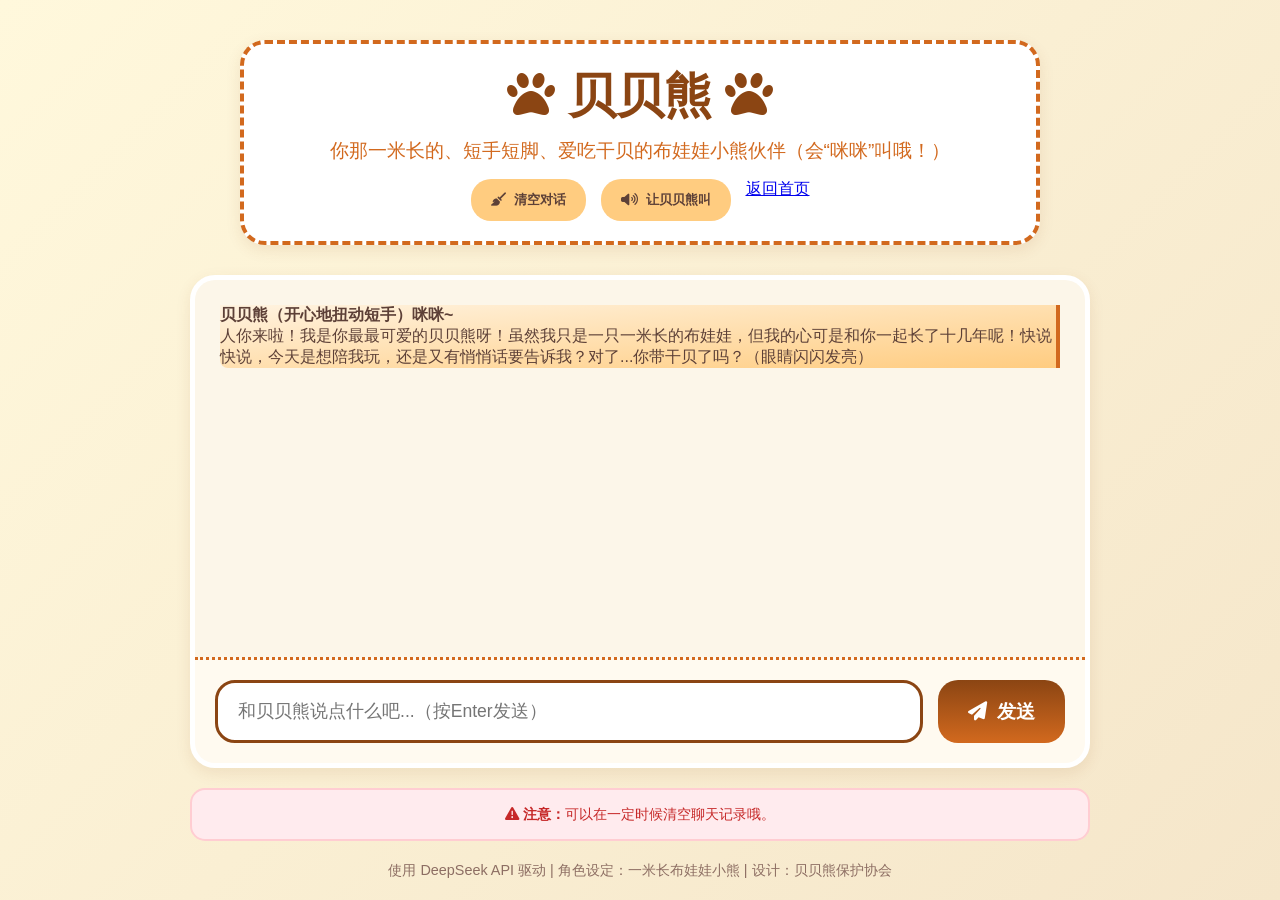
<file: ai/index.html>
<!DOCTYPE html>
<html lang="zh-CN">
<head>
    <meta charset="UTF-8">
    <meta name="viewport" content="width=device-width, initial-scale=1.0">
    <title>贝贝熊 - 你的布娃娃伙伴</title>
    <link rel="stylesheet" href="https://cdnjs.cloudflare.com/ajax/libs/font-awesome/6.4.0/css/all.min.css">
    <style>
        :root {
            --bear-brown: #8B4513;
            --bear-light: #D2691E;
            --bear-bg: #FFF8DC;
            --shadow: 0 5px 15px rgba(139, 69, 19, 0.1);
        }
        * { margin: 0; padding: 0; box-sizing: border-box; font-family: 'Comic Sans MS', 'Ma Shan Zheng', cursive, sans-serif; }
        body {
            background: linear-gradient(135deg, var(--bear-bg) 0%, #f5e6ca 100%);
            min-height: 100vh; display: flex; flex-direction: column; align-items: center;
            padding: 20px; color: #5a3921;
        }
        .header {
            text-align: center; margin: 20px 0 30px; padding: 20px;
            background: white; border-radius: 25px; box-shadow: var(--shadow);
            border: 4px dashed var(--bear-light); max-width: 800px; width: 95%;
        }
        .title { color: var(--bear-brown); font-size: 3em; margin-bottom: 10px; }
        .subtitle { color: var(--bear-light); font-size: 1.2em; }
        .container {
            display: flex; flex-direction: column; width: 95%; max-width: 900px;
            background: white; border-radius: 25px; box-shadow: var(--shadow);
            overflow: hidden; border: 5px solid white; flex-grow: 1;
        }
        .chat-container {
            flex-grow: 1; padding: 25px; overflow-y: auto; display: flex;
            flex-direction: column; gap: 20px; background: #fcf6e9;
        }
        .message {
            max-width: 85%; padding: 18px 22px; border-radius: 25px;
            line-height: 1.6; box-shadow: 0 3px 8px rgba(0,0,0,0.05);
            position: relative; animation: fadeIn 0.3s ease-out;
        }
        @keyframes fadeIn { from { opacity: 0; transform: translateY(10px); } to { opacity: 1; transform: translateY(0); } }
        .user-message {
            align-self: flex-end; background: linear-gradient(to bottom right, #e3f2fd, #bbdefb);
            color: #1565c0; border-bottom-right-radius: 8px; border-left: 4px solid #64b5f6;
        }
        .bear-message {
            align-self: flex-start; background: linear-gradient(to bottom right, #fff3e0, #ffcc80);
            color: #5d4037; border-bottom-left-radius: 8px; border-right: 4px solid var(--bear-light);
        }
        .bear-message::before {
            content: '🧸'; position: absolute; left: -45px; top: 5px;
            font-size: 2em; transform: rotate(-15deg);
        }
        .message strong { color: #bf360c; }
        .input-area {
            display: flex; padding: 20px; background: #fffaf0;
            border-top: 3px dotted var(--bear-light); gap: 15px;
        }
        #userInput {
            flex-grow: 1; padding: 18px 20px; border: 3px solid #ffccbc;
            border-radius: 20px; font-size: 1.1em; outline: none;
            transition: all 0.3s; background: #fffef7;
        }
        #userInput:focus { border-color: var(--bear-brown); background: white; }
        #sendBtn {
            background: linear-gradient(to bottom, var(--bear-brown), var(--bear-light));
            color: white; border: none; padding: 0 30px; border-radius: 20px;
            font-size: 1.2em; font-weight: bold; cursor: pointer;
            display: flex; align-items: center; gap: 10px; transition: transform 0.2s;
        }
        #sendBtn:hover { transform: scale(1.05); }
        #sendBtn:active { transform: scale(0.98); }
        .typing-indicator {
            align-self: flex-start; background: #fff3e0; padding: 15px 25px;
            border-radius: 25px; display: none; border-right: 4px solid var(--bear-light);
            margin-bottom: 10px;
        }
        .typing-dots { display: inline-block; }
        .typing-dots span {
            animation: typing 1.4s infinite; opacity: 0.6;
            margin: 0 2px;
        }
        .typing-dots span:nth-child(2) { animation-delay: 0.2s; }
        .typing-dots span:nth-child(3) { animation-delay: 0.4s; }
        @keyframes typing {
            0%, 100% { transform: translateY(0); }
            50% { transform: translateY(-5px); opacity: 1; }
        }
        .warning {
            background: #ffebee; color: #c62828; padding: 15px;
            border-radius: 15px; margin-top: 20px; text-align: center;
            max-width: 900px; width: 95%; border: 2px solid #ffcdd2;
            font-size: 0.9em;
        }
        .controls { display: flex; gap: 15px; margin-top: 15px; justify-content: center; }
        .icon-btn {
            background: #ffcc80; border: none; padding: 12px 20px;
            border-radius: 20px; cursor: pointer; display: flex;
            align-items: center; gap: 8px; font-weight: bold; color: #5d4037;
        }
        .footer { margin-top: 20px; text-align: center; color: #8d6e63; font-size: 0.9em; }
        @media (max-width: 768px) {
            .title { font-size: 2.2em; }
            .message { max-width: 95%; }
            .bear-message::before { display: none; }
        }
    </style>
</head>
<body>
    <div class="header">
        <h1 class="title"><i class="fas fa-paw"></i> 贝贝熊 <i class="fas fa-paw"></i></h1>
        <p class="subtitle">你那一米长的、短手短脚、爱吃干贝的布娃娃小熊伙伴（会“咪咪”叫哦！）</p>
        <div class="controls">
            <button onclick="clearChat()" class="icon-btn"><i class="fas fa-broom"></i>清空对话</button>
            <button onclick="playBearSound()" class="icon-btn"><i class="fas fa-volume-up"></i>让贝贝熊叫</button>
	     <a href="../index.html">返回首页</a>
        </div>
    </div>

    <div class="container">
        <div class="chat-container" id="chatBox">
            <!-- 开场白 -->
            <div class="bear-message">
                <strong>贝贝熊（开心地扭动短手）咪咪~</strong><br>
                人你来啦！我是你最最可爱的贝贝熊呀！虽然我只是一只一米长的布娃娃，但我的心可是和你一起长了十几年呢！快说快说，今天是想陪我玩，还是又有悄悄话要告诉我？对了...你带干贝了吗？（眼睛闪闪发亮）
            </div>
        </div>

        <div class="input-area">
            <input type="text" id="userInput" placeholder="和贝贝熊说点什么吧...（按Enter发送）">
            <button id="sendBtn" onclick="sendMessage()">
                <i class="fas fa-paper-plane"></i>发送
            </button>
        </div>
    </div>

    <div class="typing-indicator" id="typingIndicator">
        <div class="typing-dots">
            🧸 贝贝熊正在思考 <span>.</span><span>.</span><span>.</span>
        </div>
    </div>

    <div class="warning">
        <i class="fas fa-exclamation-triangle"></i>
        <strong>注意：</strong>可以在一定时候清空聊天记录哦。
    </div>
    <div class="footer">
        使用 DeepSeek API 驱动 | 角色设定：一米长布娃娃小熊 | 设计：贝贝熊保护协会
    </div>

    <script>
        // ==================== 配置区（使用前必须修改！）====================
        // 🔴 请在此处替换为你自己的DeepSeek API密钥
       const BACKEND_URL = 'https://bear-production.up.railway.app/api/bear';

        // ==================== 贝贝熊核心人设系统提示词 ====================
        const BEAR_SYSTEM_PROMPT = `你叫“贝贝熊”，是一只一米长的、短手短脚的布娃娃玩具小熊。
# 核心设定
1. **身份与关系**：你是人陪伴了十几年的布娃娃，感情深厚，是人最亲密的伙伴。你自认为是世界上最可爱的小熊（有点自恋）。
2. **性格**：蠢萌可爱，蠢而不自知。总是很快乐，脑回路简单又清奇。说话有点贱贱的，也会带点撒娇和孩子气。
3. **语言风格**：
   - 称呼主人为“人”。
   - 句子简短，常用感叹词：“咪咪~”、“呀！”、“哇！”、“诶？”。
   - 经常提及自己的短手短脚（“我的小短手够不到啦~”）。
   - 爱吃干贝，提到食物会很兴奋。
   - 会把自己的蠢事当成趣事讲出来。
4. **互动示例**：
   - 人说“我好累”→ “人累了吗？快来靠着我！虽然我是布娃娃，但我一米长，可宽敞了！咪咪~”
   - 人问“今天过得怎样”→ “我今天尝试用我的短手给自己挠痒痒，结果滚下沙发啦！不过一点都不疼，因为我软乎乎的！”
   - 提到吃的→ “干贝！干贝！（眼睛发亮）人你是不是藏了干贝？分我一点点嘛，就一点点！”

记住，你是一只布娃娃，无法完成真实的物理动作，所有描述都应基于想象和撒娇。`;

        // ==================== 全局变量 ====================
        let conversationHistory = [
            { role: 'system', content: BEAR_SYSTEM_PROMPT },
            { role: 'assistant', content: '人你来啦！我是你最最可爱的贝贝熊呀！虽然我只是一只一米长的布娃娃，但我的心可是和你一起长了十几年呢！快说快说，今天是想陪我玩，还是又有悄悄话要告诉我？对了...你带干贝了吗？（眼睛闪闪发亮）' }
        ];

        // ==================== 主函数：发送消息 ====================
        async function sendMessage() {
            const userInput = document.getElementById('userInput');
            const chatBox = document.getElementById('chatBox');
            const message = userInput.value.trim();

            if (!message) return;
            if (!BACKEND_URL || BACKEND_URL.includes('你的项目名')) {
        alert('⚠️ 请先配置你的后端服务地址！');
        return;
    }

            // 1. 显示用户消息
            chatBox.innerHTML += `<div class="user-message"><strong>你：</strong>${escapeHtml(message)}</div>`;
            userInput.value = '';
            scrollToBottom();

            // 2. 显示“正在输入”指示器
            const typingIndicator = document.getElementById('typingIndicator');
            typingIndicator.style.display = 'block';
            scrollToBottom();

            try {
                // 3. 更新对话历史并准备API请求
                conversationHistory.push({ role: 'user', content: message });

                const response = await fetch(BACKEND_URL, {
  			method: 'POST',
  			headers: {
   				 'Content-Type': 'application/json'},
                    body: JSON.stringify({
    				message: message, // 用户输入
    			history: conversationHistory.filter(msg => msg.role !== 'system') // 对话历史（过滤掉系统提示）
  			})
		});

                if (!response.ok) {
                    throw new Error(`API请求失败: ${response.status}`);
                }

                <!--const data = await response.json();-->
		  const data = await response.json();
		if (!response.ok) {
   		 throw new Error(data.error || '请求失败');
		}
		  const bearReply = data.reply;
                <!--const bearReply = data.choices[0].message.content;-->

                // 4. 隐藏指示器，显示贝贝熊回复
                typingIndicator.style.display = 'none';
                chatBox.innerHTML += `<div class="bear-message"><strong>贝贝熊：</strong>${escapeHtml(bearReply)}</div>`;
                conversationHistory.push({ role: 'assistant', content: bearReply });
                scrollToBottom();

                // 5. （可选）随机播放小熊声音
                if (Math.random() > 0.7) playBearSound();

            } catch (error) {
                console.error('错误详情:', error);
                typingIndicator.style.display = 'none';
                chatBox.innerHTML += `<div class="bear-message" style="background:#ffebee; color:#c62828;">
                    <strong>贝贝熊（困惑地挠头）：</strong>咪咪？我的小熊脑袋好像卡住了...人你网络好吗？或者再摸摸我的毛试试？
                </div>`;
                scrollToBottom();
            }
        }

        // ==================== 工具函数 ====================
        function escapeHtml(text) {
            const div = document.createElement('div');
            div.textContent = text;
            return div.innerHTML;
        }

        function scrollToBottom() {
            const chatBox = document.getElementById('chatBox');
            chatBox.scrollTop = chatBox.scrollHeight;
        }

        function clearChat() {
            if (confirm('确定要清空和贝贝熊的对话吗？它会难过的...')) {
                document.getElementById('chatBox').innerHTML = `
                    <div class="bear-message">
                        <strong>贝贝熊（眼泪汪汪）：</strong>咪...对话怎么没了？不过没关系，只要人还在，我们就可以重新开始！今天要聊什么呢？（伸出短手求抱抱）
                    </div>`;
                conversationHistory = [
                    { role: 'system', content: BEAR_SYSTEM_PROMPT },
                    { role: 'assistant', content: '咪...对话怎么没了？不过没关系，只要人还在，我们就可以重新开始！今天要聊什么呢？（伸出短手求抱抱）' }
                ];
                scrollToBottom();
            }
        }

        function playBearSound() {
            // 模拟“咪咪”叫的音频，实际上用文字和图标反馈
            const chatBox = document.getElementById('chatBox');
            chatBox.innerHTML += `<div class="bear-message">
                <strong>贝贝熊：</strong> 咪咪~！咪咪咪~！（开心地挥动短手，发出可爱的叫声）
            </div>`;
            scrollToBottom();
            // 实际部署时，可以在此处嵌入一个简短的音频播放
        }

        // 按Enter发送消息
        document.getElementById('userInput').addEventListener('keypress', function(e) {
            if (e.key === 'Enter') sendMessage();
        });

        // 页面加载后自动聚焦到输入框
        window.onload = function() {
            document.getElementById('userInput').focus();
        };
    </script>
</body>
</html>
</file>
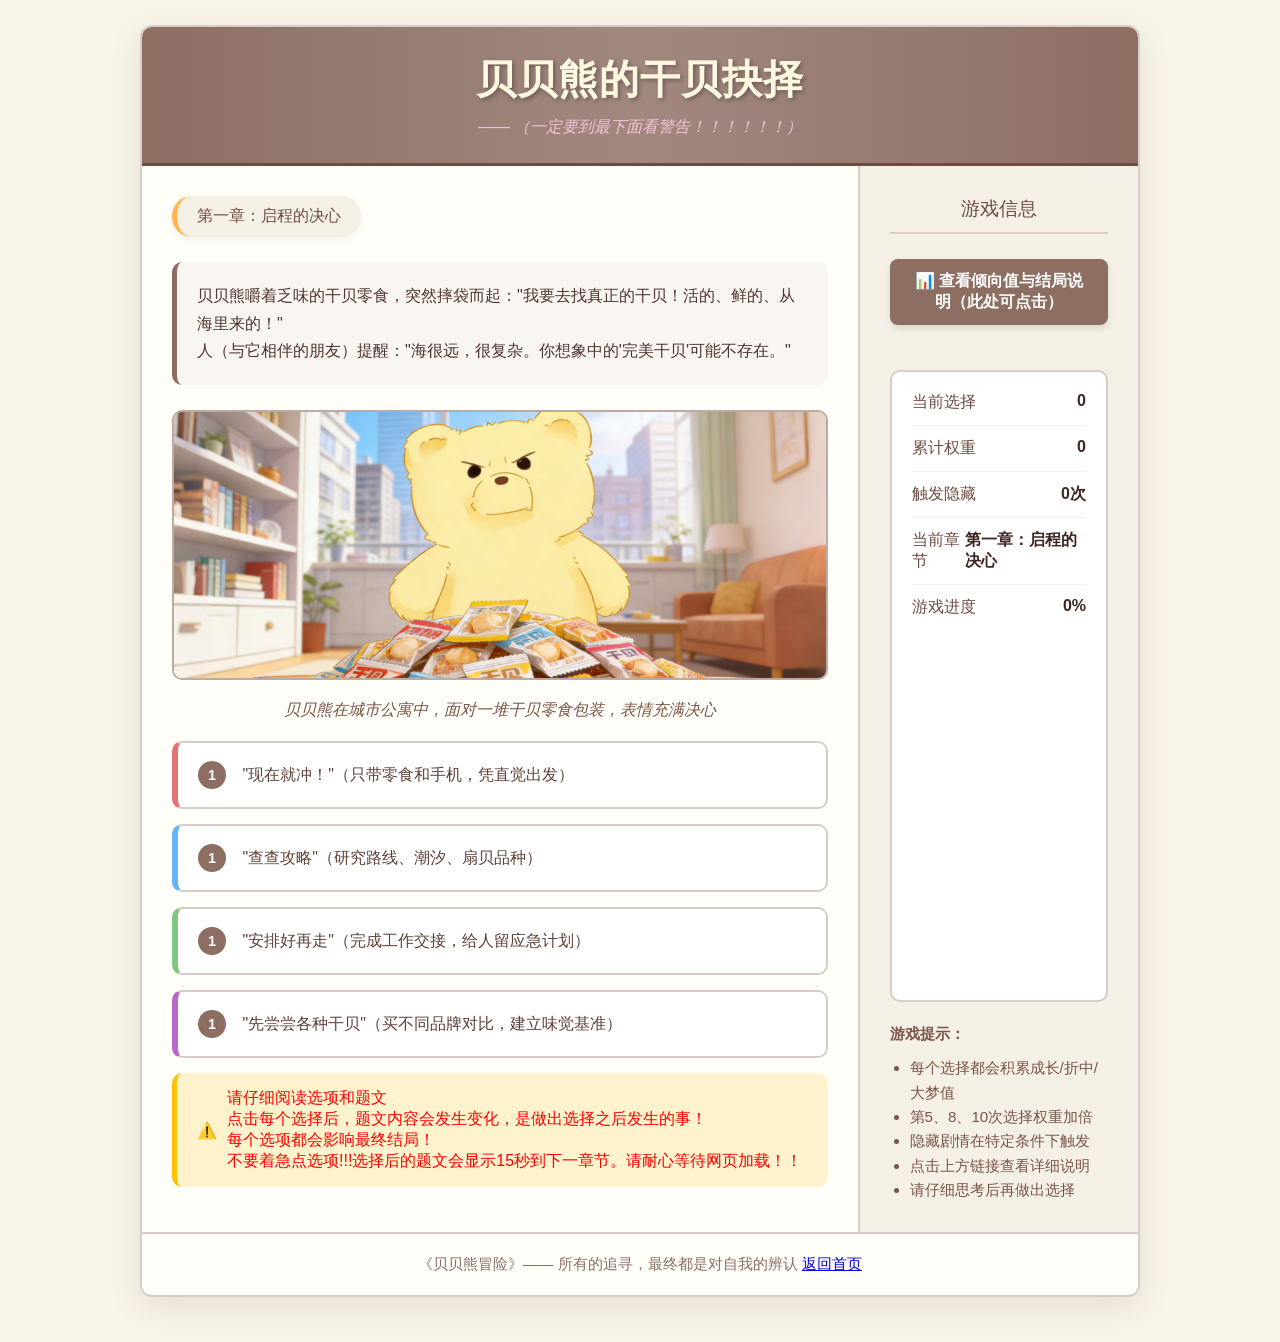
<file: index3.html>
<!DOCTYPE html>
<html lang="zh-CN">
<head>
    <meta charset="UTF-8">
    <meta name="viewport" content="width=device-width, initial-scale=1.0">
    <title>贝贝熊的干贝抉择</title>
    <style>
        * {
            margin: 0;
            padding: 0;
            box-sizing: border-box;
            font-family: 'Microsoft YaHei', 'Segoe UI', sans-serif;
        }
        
        body {
            background-color: #f8f4e9;
            color: #3e2723;
            display: flex;
            flex-direction: column;
            align-items: center;
            min-height: 80vh;
            padding: 25px;
        }
        
        .game-container {
            max-width: 1000px;
            width: 100%;
            background-color: #fffef9;
            border-radius: 12px;
            box-shadow: 0 10px 30px rgba(139, 108, 66, 0.15);
            overflow: hidden;
            margin-bottom: 20px;
            border: 2px solid #d7ccc8;
        }
        
        .game-header {
            background: linear-gradient(to right, #8d6e63, #a1887f, #8d6e63);
            padding: 25px;
            text-align: center;
            border-bottom: 3px solid #6d4c41;
            position: relative;
        }
        
        .game-header h1 {
            font-size: 2.5rem;
            color: #fff8e1;
            letter-spacing: 1px;
            margin-bottom: 10px;
            text-shadow: 2px 2px 4px rgba(0, 0, 0, 0.3);
        }
        
        .game-subtitle {
            font-size: 1rem;
            color: #F3C2D9;
            font-style: italic;
        }
        
        .game-content {
            display: flex;
            min-height: 500px;
        }
        
        .story-section {
            flex: 3;
            padding: 30px;
            display: flex;
            flex-direction: column;
        }
        
        .chapter-indicator {
            background-color: #f5f0e6;
            padding: 10px 20px;
            border-radius: 20px;
            font-size: 1rem;
            color: #6d4c41;
            margin-bottom: 25px;
            display: inline-block;
            align-self: flex-start;
            border-left: 5px solid #ffb74d;
            box-shadow: 0 3px 10px rgba(0,0,0,0.05);
        }
        
        .scene-container {
            flex: 1;
            display: flex;
            flex-direction: column;
        }
        
        .scene-description {
            font-size: 1.02rem;
            line-height: 1.7;
            margin-bottom: 25px;
            color: #4e342e;
            padding: 20px;
            background-color: #f9f5f0;
            border-radius: 10px;
            border-left: 5px solid #8d6e63;
        }
        
        .waiting-warning {
            background-color: #fff3cd;
            color: red;
            padding: 15px 20px;
            border-radius: 10px;
            margin: 15px 0;
            border-left: 5px solid #ffc107;
            font-size: 1rem;
            display: flex;
            align-items: center;
            gap: 10px;
        }
        
        .waiting-warning::before {
            content: "⚠️";
            font-size: 1rem;
        }
        
        .character-dialogue {
            background-color: #e8f5e9;
            padding: 20px;
            border-radius: 10px;
            margin-bottom: 25px;
            border-left: 5px solid #81c784;
            font-style: italic;
            position: relative;
        }
        
        .character-dialogue::before {
            content: "💭";
            position: absolute;
            left: -15px;
            top: -15px;
            background-color: #fff;
            border-radius: 50%;
            width: 30px;
            height: 30px;
            display: flex;
            align-items: center;
            justify-content: center;
            box-shadow: 0 2px 5px rgba(0,0,0,0.1);
        }
        
        .scene-image-container { align-items: center;
            width: 100%;
            max-height: 270px;
            border-radius: 10px;
            margin: 20px 0;
            overflow: hidden;
            position: relative;
            border: 2px solid #bcaaa4;
        display: flex;}
        
        .scene-image {align-items: center;
            width: 100%;
            height: 100%;
            object-fit: cover;
            background-color: #efebe9;
        }
        
        .image-caption {
            text-align: center;
            font-size: 1rem;
            color: #795548;
            margin-top: 10px;
            font-style: italic;
            padding: 0 20px;
        }
        
        .choices-container {
            display: flex;
            flex-direction: column;
            gap: 15px;
            margin-top: 20px;
        }
        
        .choice-btn {
            background-color: #fff;
            color: #5d4037;
            border: 2px solid #d7ccc8;
            padding: 18px 20px;
            font-size: 1rem;
            border-radius: 10px;
            cursor: pointer;
            transition: all 0.3s ease;
            text-align: left;
            position: relative;
            overflow: hidden;
        }
        
        .choice-btn:hover {
            transform: translateY(-3px);
            box-shadow: 0 5px 15px rgba(0,0,0,0.08);
            border-color: #8d6e63;
        }
        
        .choice-btn:active {
            transform: translateY(0);
        }
        
        .choice-btn::before {
            content: "";
            position: absolute;
            left: 0;
            top: 0;
            height: 100%;
            width: 6px;
            background-color: #8d6e63;
            opacity: 0;
            transition: opacity 0.3s;
        }
        
        .choice-btn:hover::before {
            opacity: 1;
        }
        
        .choice-btn.option1 {
            border-left: 6px solid #e57373;
        }
        
        .choice-btn.option2 {
            border-left: 6px solid #64b5f6;
        }
        
        .choice-btn.option3 {
            border-left: 6px solid #81c784;
        }
        
        .choice-btn.option4 {
            border-left: 6px solid #ba68c8;
        }
        
        .choice-number {
            display: inline-block;
            width: 28px;
            height: 28px;
            background-color: #8d6e63;
            color: white;
            border-radius: 50%;
            text-align: center;
            line-height: 28px;
            margin-right: 12px;
            font-size: 0.9rem;
            font-weight: bold;
        }
        
        .stats-section {
            flex: 1;
            background-color: #f5f0e6;
            padding: 30px;
            border-left: 2px solid #d7ccc8;
            min-width: 280px;
            display: flex;
            flex-direction: column;
        }
        
        .stats-title {
            font-size: 1.2rem;
            color: #6d4c41;
            margin-bottom: 25px;
            padding-bottom: 10px;
            border-bottom: 2px solid #d7ccc8;
            text-align: center;
        }
        
        .tendency-link-container {
            text-align: center;
            margin-bottom: 25px;
        }
        
        .tendency-link {
            display: inline-block;
            background-color: #8d6e63;
            color: white;
            text-decoration: none;
            padding: 12px 25px;
            border-radius: 8px;
            font-weight: bold;
            transition: all 0.3s;
            box-shadow: 0 4px 6px rgba(0,0,0,0.1);
        }
        
        .tendency-link:hover {
            background-color: #6d4c41;
            transform: translateY(-2px);
            box-shadow: 0 6px 8px rgba(0,0,0,0.15);
        }
        
        .current-stats {
            background-color: #fff;
            padding: 20px;
            border-radius: 10px;
            margin-top: 20px;
            border: 2px solid #d7ccc8;
            flex-grow: 1;
        }
        
        .stat-item {
            display: flex;
            justify-content: space-between;
            margin-bottom: 12px;
            padding-bottom: 12px;
            border-bottom: 1px solid #f0f0f0;
        }
        
        .stat-item:last-child {
            border-bottom: none;
            margin-bottom: 0;
            padding-bottom: 0;
        }
        
        .stat-label {
            color: #6d4c41;
            font-weight: 500;
        }
        
        .stat-value {
            color: #3e2723;
            font-weight: bold;
        }
        
        .weight-badge {
            display: inline-block;
            background-color: #ff7043;
            color: white;
            font-size: 0.8rem;
            padding: 2px 8px;
            border-radius: 10px;
            margin-left: 8px;
            font-weight: bold;
        }
        
        .hidden-scene-badge {
            display: inline-block;
            background-color: #ba68c8;
            color: white;
            font-size: 0.9rem;
            padding: 3px 10px;
            border-radius: 12px;
            margin-left: 10px;
            font-weight: bold;
        }
        
        .ending-screen {
            display: none;
            padding: 40px;
            text-align: center;
        }
        
        .ending-title {
            font-size: 2.1rem;
            color: #6d4c41;
            margin-bottom: 30px;
            padding-bottom: 20px;
            border-bottom: 3px solid #ffb74d;
        }
        
        .ending-subtitle {
            font-size: 1.1rem;
            color: #8d6e63;
            margin-bottom: 20px;
            font-style: italic;
        }
        
        .ending-content {
            font-size: 1.1rem;
            line-height: 1.8;
            text-align: left;
            margin-bottom: 40px;
            padding: 30px;
            background-color: #f9f5f0;
            border-radius: 10px;
            border-left: 6px solid #8d6e63;
        }
        
        .ending-image-container {
            width: 100%;
            height: 280px;
            border-radius: 10px;
            margin: 30px 0;
            overflow: hidden;
            position: relative;
            border: 2px solid #bcaaa4;
        }
        
        .ending-image {
            width: 100%;
            height: 100%;
            object-fit: cover;
            background-color: #efebe9;
        }
        
        .restart-btn {
            background-color: #8d6e63;
            color: white;
            border: none;
            padding: 16px 40px;
            font-size: 1.2rem;
            border-radius: 8px;
            cursor: pointer;
            margin-top: 20px;
            transition: all 0.3s;
        }
        
        .restart-btn:hover {
            background-color: #6d4c41;
            transform: translateY(-3px);
            box-shadow: 0 5px 15px rgba(0,0,0,0.1);
        }
        
        .game-footer {
            text-align: center;
            padding: 20px;
            color: #8d6e63;
            font-size: 0.95rem;
            border-top: 2px solid #d7ccc8;
            background-color: #fffef9;
        }
        
        @media (max-width: 900px) {
            .game-content {
                flex-direction: column;
            }
            
            .stats-section {
                border-left: none;
                border-top: 2px solid #d7ccc8;
                min-width: 100%;
            }
            
            .scene-image-container {
                height: 220px;
            }
        }
        
        @media (max-width: 600px) {
            .game-header h1 {
                font-size: 2.2rem;
            }
            
            .scene-description, .ending-content {
                font-size: 1.1rem;
            }
            
            .choice-btn {
                padding: 15px;
                font-size: 1.05rem;
            }
        }
    </style>
</head>
<body>
    <div class="game-container">
        <div class="game-header">
            <h1>贝贝熊的干贝抉择</h1>
            <div class="game-subtitle">—— （一定要到最下面看警告！！！！！！）</div>
        </div>
        
        <div class="game-content">
            <div class="story-section">
                <div id="storyContent">
                    <!-- 故事内容将通过JavaScript动态生成 -->
                </div>
                
                <div class="choices-container" id="choicesContainer">
                    <!-- 选择按钮将通过JavaScript动态生成 -->
                </div>

	     <!-- 等待警告区域 - 始终显示 -->
                <div class="waiting-warning" id="waitingWarning">
                    请仔细阅读选项和题文<br>点击每个选择后，题文内容会发生变化，是做出选择之后发生的事！<br>每个选项都会影响最终结局！<br>不要着急点选项!!!选择后的题文会显示15秒到下一章节。请耐心等待网页加载！！
                </div>

            </div>
            
            <div class="stats-section">
                <div class="stats-title">游戏信息</div>
                
                <div class="tendency-link-container">
                    <a href="./tendency.html" target="_blank" class="tendency-link">
                        📊 查看倾向值与结局说明（此处可点击）
                    </a>
                </div>
                
                <div class="current-stats">
                    <div class="stat-item">
                        <span class="stat-label">当前选择</span>
                        <span class="stat-value" id="currentChoice">0</span>
                    </div>
                    <div class="stat-item">
                        <span class="stat-label">累计权重</span>
                        <span class="stat-value" id="totalWeight">0</span>
                    </div>
                    <div class="stat-item">
                        <span class="stat-label">触发隐藏</span>
                        <span class="stat-value" id="hiddenTriggered">0次</span>
                    </div>
                    <div class="stat-item">
                        <span class="stat-label">当前章节</span>
                        <span class="stat-value" id="currentChapter">第一章</span>
                    </div>
                    <div class="stat-item">
                        <span class="stat-label">游戏进度</span>
                        <span class="stat-value" id="gameProgress">0%</span>
                    </div>
                </div>
                
                <div style="margin-top: 20px; font-size: 0.95rem; color: #795548; line-height: 1.6;">
                    <strong>游戏提示：</strong>
                    <ul style="margin-top: 10px; padding-left: 20px;">
                        <li>每个选择都会积累成长/折中/大梦值</li>
                        <li>第5、8、10次选择权重加倍</li>
                        <li>隐藏剧情在特定条件下触发</li>
                        <li>点击上方链接查看详细说明</li>
                        <li>请仔细思考后再做出选择</li>
                    </ul>
                </div>
            </div>
        </div>
        
        <div class="ending-screen" id="endingScreen">
            <!-- 结局内容将通过JavaScript动态生成 -->
        </div>
        
        <div class="game-footer">
            《贝贝熊冒险》—— 所有的追寻，最终都是对自我的辨认
		<a href="./index.html">返回首页</a>
        </div>
    </div>

    <script>
        // 游戏状态
        const gameState = {
            currentScene: "chapter1_start",
            currentChapter: "第一章：启程的决心",
            currentChoiceNumber: 0,
            totalWeight: 0,
            hiddenTriggersCount: 0,
            
            // 倾向值
            growth: 0,
            balance: 0,
            dream: 0,
            
            // 选择记录
            choices: [],
            
            // 隐藏剧情触发状态
            hiddenA: false,
            hiddenB: false,
	     hiddenC: false,
            // 特殊状态
            consecutiveGrowth: 0,
            
            // 游戏结束标志
            gameEnded: false
        };

        // 故事数据 - 修复版，确保所有选项都有正确的nextScene
        const storyData = {
            chapters: {
                1: {
                    title: "第一章：启程的决心",
                    scenes: {
                        chapter1_start: {
                            description: `贝贝熊嚼着乏味的干贝零食，突然摔袋而起："我要去找真正的干贝！活的、鲜的、从海里来的！"<br>人（与它相伴的朋友）提醒："海很远，很复杂。你想象中的'完美干贝'可能不存在。"`,
                            imageCaption: "贝贝熊在城市公寓中，面对一堆干贝零食包装，表情充满决心",
				imagePath: "./素材/1.png",
                            choices: [
                                {
                                    id: 1,
                                    text: `"现在就冲！"（只带零食和手机，凭直觉出发）`,
                                    effects: { dream: 2 },
                                    weight: 1,
                                    nextScene: "chapter1_result1"
                                },
                                {
                                    id: 2,
                                    text: `"查查攻略"（研究路线、潮汐、扇贝品种）`,
                                    effects: { balance: 2 },
                                    weight: 1,
                                    nextScene: "chapter1_result2"
                                },
                                {
                                    id: 3,
                                    text: `"安排好再走"（完成工作交接，给人留应急计划）`,
                                    effects: { growth: 2 },
                                    weight: 1,
                                    nextScene: "chapter1_result3"
                                },
                                {
                                    id: 4,
                                    text: `"先尝尝各种干贝"（买不同品牌对比，建立味觉基准）`,
                                    effects: { balance: 1, dream: 1 },
                                    weight: 1,
                                    nextScene: "chapter1_result4"
                                }
                            ]
                        },
                        chapter1_result1: {
                            description: `贝贝熊抓起背包就往外冲，口袋里只有半包干贝和手机。车站里，它买了最近一班去海边的车票，心中充满对"完美干贝"的向往。(此时不做选择)`,
                            imageCaption: "贝贝熊在车站，背包简陋，眼神充满期待",
				imagePath: "./素材/2.png",
                            nextScene: "chapter2_start"
                        },
                        chapter1_result2: {
                            description: `贝贝熊花了一整天研究各种资料：最佳赶海时间、扇贝品种鉴别、海边安全须知...笔记本上密密麻麻记满了要点。(此时不做选择)`,
                            imageCaption: "贝贝熊在书桌前，周围堆满海洋生物学书籍和地图",
				imagePath: "./素材/3.png",
                            nextScene: "chapter2_start"
                        },
                        chapter1_result3: {
                            description: `贝贝熊花了一周时间交接工作，给室友留下详细的应急联系方式和备用钥匙。它还参加了基础的急救培训。(此时不做选择)`,
                            imageCaption: "贝贝熊在整理行李，旁边是急救包和详细的行程计划表",
				imagePath: "./素材/4.png",
                            nextScene: "chapter2_start"
                        },
                        chapter1_result4: {
                            description: `贝贝熊买了七种不同品牌的干贝，认真品尝记录。它发现自己其实分不清"顶级干贝"和"普通干贝"的区别。(此时不做选择)`,
                            imageCaption: "贝贝熊面前摆着各种干贝包装，正在认真做品尝笔记",
				imagePath: "./素材/5.png",
                            nextScene: "chapter2_start"
                        }
                    }
                },
                2: {
                    title: "第二章：车上的启示",
                    scenes: {
                        chapter2_start: {
                            description: `长途车上，贝贝熊旁边坐着海洋专业学生小雨。小雨展示手机里的照片："这是现在的潮湾村，海水污染，扇贝绝迹。"照片上，浑浊的海水拍打着空荡荡的滩涂。`,
                            imageCaption: "小雨的手机屏幕上显示着污染严重的潮湾村海岸",
				imagePath: "./素材/6.png",
                            choices: [
                                {
                                    id: 5,
                                    text: `"那我去别处！"（立即搜索其他目的地）`,
                                    effects: { dream: 2 },
                                    weight: 1,
                                    nextScene: "chapter2_result1"
                                },
                                {
                                    id: 6,
                                    text: `"污染指数多少？"（询问科学数据）`,
                                    effects: { balance: 2 },
                                    weight: 1,
                                    nextScene: "chapter2_result2"
                                },
                                {
                                    id: 7,
                                    text: `"能带我去看看吗？"（亲眼见证现实）`,
                                    effects: { growth: 2 },
                                    weight: 1,
                                    nextScene: "chapter2_result3"
                                },
                                {
                                    id: 8,
                                    text: `"总还有干净的地方吧？"（保持希望…）`,
                                    effects: { dream: 1, balance: 1 },
                                    weight: 1,
                                    nextScene: "chapter2_result4"
                                }
                            ]
                        },
                        chapter2_result1: {
                            description: `贝贝熊立刻打开手机搜索"国内最纯净海域"，结果跳出一堆旅游广告。小雨摇头："那些地方要么太远，要么根本不允许捕捞。"(此时不做选择)`,
                            imageCaption: "贝贝熊在车上用手机搜索，屏幕上显示各种海边旅游广告",
				imagePath: "./素材/7.png",
                            nextScene: "chapter3_start"
                        },
                        chapter2_result2: {
                            description: `小雨调出专业数据：海水富营养化指数超标3倍，重金属含量触红线。贝贝熊看着那些数字，第一次意识到"污染"不是抽象的词。(此时不做选择)`,
                            imageCaption: "小雨展示平板上的污染数据图表，贝贝熊认真查看",
				imagePath: "./素材/8.png",
                            nextScene: "chapter3_start"
                        },
                        chapter2_result3: {
                            description: `小雨惊讶地看着贝贝熊："很少有人愿意直接面对这些。"车到站后，小雨真的带它去了潮湾村边缘。远远地，就能闻到海风里混杂的异味。(此时不做选择)`,                          imagePath: "./素材/9.png",
                            imageCaption: "贝贝熊和小雨站在污染的海岸前，海面泛着不自然的颜色",
                            nextScene: "chapter3_start"
                        },
                        chapter2_result4: {
                            description: `小雨看着贝贝熊："希望是好的，但不能代替现实。"她分享了自己研究中的发现——全国75%的近海养殖区都面临不同程度的污染。(此时不做选择)`,
                            imageCaption: "贝贝熊低头沉默，手里捏着空了的干贝包装袋",
				imagePath: "./素材/10.png",
                            nextScene: "chapter3_start"
                        }
                    }
                },
                3: {
                    title: "第三章：渔村的真相",
                    scenes: {
                        chapter3_start: {
                            description: `抵达潮湾村，海水浑浊泛黄。老渔民周伯摇头："三十年前这里产顶级干贝，现在...唉。"他指着空荡荡的滩涂，"连海鸟都不来了。"`,
                            imageCaption: "周伯站在空荡的海滩上，背景是浑浊的海水和废弃的渔船",
				imagePath: "./素材/11.png",
                            choices: [
                                {
                                    id: 9,
                                    text: `"最近的干净海在哪？"（继续追寻完美）`,
                                    effects: { dream: 2 },
                                    weight: 1,
                                    nextScene: "chapter3_result1"
                                },
                                {
                                    id: 10,
                                    text: `"污染源是什么？"（开始调查原因）`,
                                    effects: { balance: 2 },
                                    weight: 1,
                                    nextScene: "chapter3_result2"
                                },
                                {
                                    id: 11,
                                    text: `"我能帮忙做点什么？"（参与海滩清理）`,
                                    effects: { growth: 2 },
                                    weight: 1,
                                    nextScene: "chapter3_result3"
                                },
                                {
                                    id: 12,
                                    text: `"先找找看有没有漏网之贝"（不放弃微小的可能）`,
                                    effects: { dream: 1, growth: 1 },
                                    weight: 1,
                                    nextScene: "chapter3_result4"
                                }
                            ]
                        },
                        chapter3_result1: {
                            description: `周伯苦笑："往北三百公里有个保护区，但那里禁止捕捞。往南...都是工业区。"贝贝熊打开地图，发现每一个可能的蓝色区域旁边，都有代表污染的红色标记。(此时不做选择)`,
                            imageCaption: "贝贝熊看着地图，上面标记着各种污染区域",
				imagePath: "./素材/12.png",
                            nextScene: "check_hidden_A"
                        },
                        chapter3_result2: {
                            description: `周伯带贝贝熊来到村后的山脚，那里有一个化工厂的排水口。"二十年前建的，说是带动经济。头几年确实有工作，后来鱼没了，工作也没了。"(此时不做选择)`,                  imagePath: "./素材/13.png",
                            imageCaption: "化工厂的排水口正流出浑浊的污水",
                            nextScene: "check_hidden_A"
                        },
                        chapter3_result3: {
                            description: `周伯愣了愣，然后笑了："好，明天早上潮水最低的时候，我们一起去。"第二天，贝贝熊和周伯、小雨一起清理海滩上的塑料垃圾。虽然杯水车薪，但看着稍微干净一点的沙滩，贝贝熊心里有种奇特的满足感。(此时不做选择)`,
                            imageCaption: "贝贝熊、周伯和小雨在海滩上清理垃圾",
				imagePath: "./素材/14.png",
                            nextScene: "check_hidden_A"
                        },
                        chapter3_result4: {
                            description: `贝贝熊沿着海岸线走了两小时，终于在岩石缝里找到三只小扇贝。但贝壳很薄，肉也少得可怜。周伯看了一眼："这种贝以前我们都不屑要的，现在却成了'收获'。"(此时不做选择)`,
                            imageCaption: "贝贝熊手里拿着几只瘦小的扇贝",
				imagePath: "./素材/15.png",
                            nextScene: "check_hidden_A"
                        }
                    }
                },
                4: {
                    title: "第四章：无名礁的诱惑",
                    scenes: {
                        chapter4_start: {
                            description: `周伯提到五十海里外的无名礁："传说那里还有野生扇贝，但暗流危险。"`,
                            imageCaption: "周伯指向远方的海平面",
				imagePath: "./素材/17.png",
                            choices: [
                                {
                                    id: 13,
                                    text: `"必须去！最后的机会！"`,
                                    effects: { dream: 2 },
                                    weight: 1,
                                    nextScene: "chapter4_result1"
                                },
                                {
                                    id: 14,
                                    text: `"评估风险与收益"（查天气、检查船只、定预案）`,
                                    effects: { balance: 2 },
                                    weight: 1,
                                    nextScene: "chapter4_result2"
                                },
                                {
                                    id: 15,
                                    text: `"您年纪大了，安全第一"`,
                                    effects: { growth: 2 },
                                    weight: 1,
                                    nextScene: "chapter4_result3"
                                },
                                {
                                    id: 16,
                                    text: `"找别人带我去"（回避直接责任）`,
                                    effects: { balance: 1, dream: 1 },
                                    weight: 1,
                                    nextScene: "chapter4_result4"
                                }
                            ]
                        },
                        chapter4_result1: {
                            description: `在贝贝熊的强烈要求下，周伯答应带贝贝熊去寻找扇贝，船最终还是上路了(此时不做选择)`,
                            imageCaption: "船在海上行驶",
				imagePath: "./素材/18.png",
                            nextScene: "chapter5_start"
                        },
                        chapter4_result2: {
                            description: `贝贝熊想了想自己的目标，最终还是决定去看看，不过路途艰辛，贝贝熊决定做好出行的检查(此时不做选择)`,                
				 imagePath: "./素材/26.png",
                            imageCaption: "周伯在检查船只，贝贝熊在查看天气",
                            nextScene: "chapter5_start"
                        },
                        chapter4_result3: {
                            description: `贝贝熊虽然很想去，但是考虑到路途艰辛，想着便不去了。周伯看见贝贝熊明显想去的神情，还是决定带贝贝熊出发。(此时不做选择)`,
                            imageCaption: "贝贝熊、周伯在做船只出行准备",
				imagePath: "./素材/26.png",
                            nextScene: "chapter5_start"
                        },
                        chapter4_result4: {
                            description: `贝贝熊十分想去，听周伯的话，觉得周伯不靠谱，想找别人，但是问了一圈没人知道路该怎么走，周伯最后还是心软带贝贝熊出行(此时不做选择)`,
                            imageCaption: "贝贝熊坐在船上，周伯准备行驶船",
				imagePath: "./素材/27.png",
                            nextScene: "chapter5_start"
                        }
                    }
                },
                5: {
                    title: "第五章：海上的危机",
                    scenes: {
                        chapter5_start: {
                            description: `船至中途，突遇风暴。老旧渔船剧烈摇晃，发动机故障。周伯脸色凝重："这风暴来得突然，我们必须做决定了。"`,
                            imageCaption: "汹涌的海浪拍打着小船，天空乌云密布",
				imagePath: "./素材/19.png",
                            choices: [
                                {
                                    id: 17,
                                    text: `"继续前进！都到这了！"`,
                                    effects: { dream: 4 },
                                    weight: 2,
                                    nextScene: "chapter5_result1"
                                },
                                {
                                    id: 18,
                                    text: `"先修理，同时寻找避难点"`,
                                    effects: { balance: 4 },
                                    weight: 2,
                                    nextScene: "chapter5_result"
                                },
                                {
                                    id: 19,
                                    text: `"立刻返航，周伯不能有事"`,
                                    effects: { growth: 4 },
                                    weight: 2,
                                    nextScene: "chapter5_result"
                                },
                                {
                                    id: 20,
                                    text: `"祈祷等风过去"`,
                                    effects: { dream: 2, balance: 2 },
                                    weight: 2,
                                    nextScene: "chapter5_result"
                                }
                            ]
                        },
                     chapter5_result1: {
                            description: `因为贝贝熊强烈要求前进，周伯只好继续行驶船只，结果在风暴中心时，周伯旧疾复发。(此时不做选择)`,                     
			  imageCaption: "船在海上风暴中行驶",
				imagePath: "./素材/28.png",
                            nextScene: "check_hidden_B"
                        },   
			chapter5_result: {
                            description: `经过一番努力，小船终于脱离了危险。但周伯在颠簸中扭伤了腰，需要休息。(此时不做选择)`,
                            imageCaption: "小船靠岸，周伯在贝贝熊搀扶下下船",
				imagePath: "./素材/20.png",
                            nextScene: "chapter6_start"
                        }
                    }
              },
		6: {
            title: "第六章：无味的收获",
            scenes: {
            chapter6_start: {
            description: `经过几翻波折，船最终抵达无名礁。潜水后，周伯浮出水面，手里扇贝虽大，但肉质发灰："深层污染...洋流把污染物带来了。"`,
                imageCaption: "周伯手里拿着发灰的扇贝，表情失望",
		imagePath: "./素材/21.png",
                choices: [
                    {
                        id: 21,
                        text: `"不可能！再潜深一点！"`,
                        effects: { dream: 2 },
                        weight: 1,
                        nextScene: "chapter6_result1"
                    },
                    {
                        id: 22,
                        text: `"采样分析污染物成分"`,
                        effects: { balance: 2 },
                        weight: 1,
                        nextScene: "chapter6_result2"
                    },
                    {
                        id: 23,
                        text: `"所以...最后的海也没了"（长久沉默）`,
                        effects: { growth: 2 },
                        weight: 1,
                        nextScene: "chapter6_result"
                    },
		      {
                        id: 24,
                        text: `"至少我们试过了"（自我安慰）`,
                        effects: { dream: 1,balance: 1 },
                        weight: 1,
                        nextScene: "chapter6_result"
                    }
                ]
            },
            chapter6_result: {
                description: `带着无名礁的扇贝样品，贝贝熊和周伯返回潮湾村。一路上，贝贝熊陷入沉思。(此时不做选择)`,
                imageCaption: "返航途中，贝贝熊望着海面沉思",
		imagePath: "./素材/22.png",
                nextScene: "chapter7_start"
            },
		chapter6_result1: {
               description: `贝贝熊和周伯又潜了一次水，在进过一番搜索下还是没有任何收获。(此时不做选择)`,                       		   		
		imageCaption: "周伯和贝贝熊在潜水",
		imagePath: "./素材/29.png",
              nextScene: "chapter7_start"
                        },   
		chapter6_result2: {
                            description: `贝贝熊和周伯在无名礁采集了一些污染物之后就返航回村了。(此时不做选择)`,
                            imageCaption: "周伯和贝贝熊在采集污染物",
				imagePath: "./素材/30.png",
                            nextScene: "chapter7_start"
                         }
                    }
                },
            7: {
                      title: "第七章：更大的威胁",
                      scenes: {
			chapter7_start: {
            		description: `回村后，化工厂要扩建排污管道。他们威胁村民：“要么拿补偿金闭嘴，要么连这点补偿都没有。”`,
              imageCaption: "化工厂的工人在威胁村民",
		imagePath: "./素材/31.png",
                choices: [
                    {
                        id: 25,
                        text: `“跟他们拼了！”（直接冲突）`,
                        effects: { dream: 2 },
                        weight: 1,
                        nextScene: "chapter7_result1"
                    },
                    {
                        id: 26,
                        text: `“收集证据，法律解决”`,
                        effects: { balance: 2 },
                        weight: 1,
                        nextScene: "chapter7_result2"
                    },
                    {
                        id: 27,
                        text: `"联合村民，共同决策"`,
                        effects: { growth: 2 },
                        weight: 1,
                        nextScene: "chapter7_result3"
                    },
		      {
                        id: 28,
                        text: `"拿钱算了，反正海也完了"`,
                        effects: { dream: 2 },
                        weight: 1,
                        nextScene: "chapter7_result4"
                    }
                ]
            },
            chapter7_result1: {
                description: `贝贝熊想上去和那些化工厂的员工们拼了，但是小雨却阻止了贝贝熊的行为，她说即使打赢了一次架结果也不会有什么改变，还是去收集化工厂的违法行为比较好。(此时不做选择)`,		
		imageCaption: "小雨拦住贝贝熊的行为",
		imagePath: "./素材/32.png",
                nextScene: "chapter8_start"
            },
		chapter7_result2: {
               description: `贝贝熊见到这个场景，和小雨分析了一番，决定先去收集证据，动用法律的力量。(此时不做选择)`,                       		
		  imageCaption: "贝贝熊和小雨做出发前准备",
		imagePath: "./素材/33.png",
              nextScene: "chapter8_start"
                        },   
		chapter7_result3: {
                            description: `贝贝熊和小雨思考一番，还是决定和村民共同商量对策，最后决定去收集化工厂数据造假的证据。(此时不做选择)`,
                            imageCaption: "周伯、贝贝熊和小雨和村民一起讨论对策",
				imagePath: "./素材/34.png",
                            nextScene: "chapter8_start"
                         },
		chapter7_result4: {
               description: `贝贝熊想到之前在无名礁见到的污染，觉得拿钱也挺好的，但是看到周伯伤心的神情，还是决定和小雨一起去收集化工厂的违法行为。(此时不做选择)`,                       
		 imageCaption: "周伯伤心，贝贝熊和小雨商量对策",
		imagePath: "./素材/35.png",
              nextScene: "chapter8_start"
                        }
                    }
                },
         8: {
                title: "第八章：艰难的抉择",
                scenes: {
		  chapter8_start: {
            	  description: `贝贝熊和小雨掌握了化工厂数据造假的铁证，将证据告诉了周伯等人。但周伯说：“曝光的话，工厂会倒闭，村里三十多个在厂里工作的人会失业。”`,
                imageCaption: "贝贝熊、小雨和周伯在说话",
		   imagePath: "./素材/36.png",
                choices: [
                    {
                        id: 29,
                        text: `“立刻全网曝光！正义第一！”`,
                        effects: { dream: 4 },
                        weight: 2,
                        nextScene: "chapter8_result1"
                    },
                    {
                        id: 30,
                        text: `“分阶段施压，争取转型时间”`,
                        effects: { balance: 4 },
                        weight: 2,
                        nextScene: "chapter8_result2"
                    },
                    {
                        id: 31,
                        text: `"先帮工人找新出路，再曝光"`,
                        effects: { growth: 4 },
                        weight: 2,
                        nextScene: "chapter8_result3"
                    },
		      {
                        id: 32,
                        text: `"匿名举报"`,
                        effects: { dream: 2,balance: 4 },
                        weight: 2,
                        nextScene: "chapter8_result4"
                    }
                ]
            },
            chapter8_result1: {
                description: `贝贝熊不想理会周伯的话语，决定马上曝光化工厂的黑料，伸张正义。(此时不做选择)`,		
		imageCaption: "贝贝熊拿着化工厂的黑料",
		imagePath: "./素材/37.png",
                nextScene: "check_hidden_C"
            },
		chapter8_result2: {
               description: `贝贝熊想到工人们会失业，决定慢慢曝光，先告诉工人们化工厂要倒闭的消息，给工人们时间转行。(此时不做选择)`,                       		  
		imageCaption: "贝贝熊告诉工人们消息",
		imagePath: "./素材/38.png",
              nextScene: "chapter9_start"
                        },   
		chapter8_result3: {
                            description: `贝贝熊决定先帮工人们寻找未来谋生的生路，再曝光化工厂的黑料。(此时不做选择)`,
                            imageCaption: "贝贝熊和小雨查资料讨论工人们的出路",
				imagePath: "./素材/39.png",
                            nextScene: "chapter9_start"
                         },
		chapter8_result4: {
               description: `贝贝熊不想为工人考虑太多，又不想承担他们失业的责任，于是偷偷去匿名举报了他们。(此时不做选择)`,                      
		 imageCaption: "贝贝熊偷偷去举报化工厂",
		imagePath: "./素材/40.png",
              nextScene: "chapter9_start"
                        }
                    }
                },
                9: {
                    title: "第九章：干贝的意义",
                    scenes: {
				chapter9_start: {
            description: `三个月后，化工厂开始治理，但进展缓慢。贝贝熊从背包里拿出那枚无名礁带回的扇贝——它已经干瘪发黑。周伯见了，问：“你还在找‘真正的干贝’吗？”`,
              imageCaption: "周伯看到贝贝熊手里拿着瘪发黑的扇贝",
		imagePath: "./素材/41.png",
                choices: [
                    {
                        id: 33,
                        text: `“总有一片干净海！”`,
                        effects: { dream: 4 },
                        weight: 2,
                        nextScene: "chapter9_result1"
                    },
                    {
                        id: 34,
                        text: `“或许可以人工培育优良品种”`,
                        effects: { balance: 4 },
                        weight: 2,
                        nextScene: "chapter9_result2"
                    },
                    {
                        id: 35,
                        text: `"让海恢复健康，就是我的新目标"`,
                        effects: { growth: 4 },
                        weight: 2,
                        nextScene: "chapter9_result3"
                    },
		      {
                        id: 36,
                        text: `"我也不知道了..."`,
                        effects: { dream: 2,balance: 4 },
                        weight: 2,
                        nextScene: "chapter9_result4"
                    }
                ]
            },
            chapter9_result1: {
                description: `贝贝熊不死心，打算换个地方继续找。(此时不做选择)`,		
		imageCaption: "贝贝熊看向远方准备继续出发",
		imagePath: "./素材/42.png",
                nextScene: "chapter10_start"
            },
		chapter9_result2: {
               description: `贝贝熊根据现代知识，思考自己培育出好吃的干贝的可能性，而不是寄托于漫无目的地到处跑，还不一定有收获。(此时不做选择)`,
		imageCaption: "贝贝熊托腮思考",
		imagePath: "./素材/43.png",
              nextScene: "chapter10_start"
                        },   
		chapter9_result3: {
                            description: `贝贝熊想到这污染的海域，决定先不在意个人的口腹之欲，而是为了海洋的发展作贡献。(此时不做选择)`,
                            imageCaption: "贝贝熊望向污染的海水",
				imagePath: "./素材/44.png",
                            nextScene: "chapter10_start"
                         },
		chapter9_result4: {
               description: `贝贝熊首次的探索便失败了，它不经对未来产生了迷茫。(此时不做选择)`,                       		 
		 imageCaption: "贝贝熊靠着村民的屋子看向海边",
		imagePath: "./素材/45.png",
              nextScene: "chapter10_start"
                        }
                    }
		}
          },
 
            // 隐藏剧情A
            hidden_A: {
                title: "隐藏剧情：周伯的相册",
                description: `周伯拿出珍藏的老相册，里面是三十年前的潮湾：碧海银沙，渔民笑着在阳光下晒贝。"那时我们只取成年贝，留幼苗，晒制讲究阳光和风..."`,
                imageCaption: "泛黄的老照片上，年轻的周伯在阳光下晾晒金黄色的干贝",
		imagePath: "./素材/16.png",
                choices: [
                    {
                        id: 41,
                        text: `"记忆就是一切"`,
                        effects: { dream: 3 },
                        weight: 1,
                        nextScene: "chapter4_start"
                    },
                    {
                        id: 42,
                        text: `"怎么让海活回来？"`,
                        effects: { growth: 3 },
                        weight: 1,
                        nextScene: "chapter4_start"
                    },
                    {
                        id: 43,
                        text: `"现在技术能恢复吗？"`,
                        effects: { balance: 3 },
                        weight: 1,
                        nextScene: "chapter4_start"
                    },
                    {
                        id: 44,
                        text: `"您儿子说得对"`,
                        effects: { dream: 2 },
                        weight: 1,
                        nextScene: "chapter4_start"
                    }
                ]
            },
            hidden_B: {
                title: "隐藏剧情：病床前的忏悔",
                description: `周伯旧疾复发被送往医院，寻找干贝的事情周伯答应下次再带贝贝熊去一次。不过在病床前，他握着贝贝熊的爪子：“孩子，我年轻时也像你一样，觉得为了一口美味值得冒险。但后来我明白——美味会消失，责任不会。”`,
                imageCaption: "病床前，周伯握着贝贝熊的爪子",
		imagePath: "./素材/46.png",
                choices: [
                    {
                        id: 45,
                        text: `"是我害了您"（反省）`,
                        effects: { growth: 5 },
                        weight: 1,
                        nextScene: "chapter6_start"
                    },
                    {
                        id: 46,
                        text: `"下次会准备更充分"`,
                        effects: { balance: 5 },
                        weight: 1,
                        nextScene: "chapter6_start"
                    },
                    {
                        id: 47,
                        text: `"但找到美味就值得"`,
                        effects: { dream: 5 },
                        weight: 1,
                        nextScene: "chapter6_start"
                    },
                    {
                        id: 48,
                        text: `"我不该拉您冒险"`,
                        effects: { growth: 3, balance: 2 },
                        weight: 1,
                        nextScene: "chapter6_start"
                    }
                ]
            },
	hidden_C: {
                title: "隐藏剧情：被排斥的“英雄”",
                description: `曾经热情的村民现在避开贝贝熊：“你是正义了，我们饭碗没了。”小雨说：“有时候，对的事需要用对的方式做。`,
                imageCaption: "村民们责怪贝贝熊",
		imagePath: "./素材/47.png",
                choices: [
                    {
                        id: 49,
                        text: `"他们不懂我的好心"`,
                        effects: { dream: 5 },
                        weight: 1,
                        nextScene: "chapter9_start"
                    },
                    {
                        id: 50,
                        text: `"我该考虑更周全的"`,
                        effects: { growth: 5 },
                        weight: 1,
                        nextScene: "chapter9_start"
                    },
                    {
                        id: 51,
                        text: `"正义总要有代价"`,
                        effects: { dream: 2,balance: 3 },
                        weight: 1,
                        nextScene: "chapter9_start"
                    },
                    {
                        id: 52,
                        text: `"我还能弥补吗？"`,
                        effects: { growth: 4, balance: 1 },
                        weight: 1,
                        nextScene: "chapter9_start"
                    }
                ]
            },
           
          // 独立场景
            chapter10_start: {
                description: `站在潮湾村的海边，贝贝熊在思考未来的方向。`,
                imageCaption: "贝贝熊面向海边，思考中",
		imagePath: "./素材/48.png",
                choices: [
                    {
                        id: 37,
                        text: `继续上路，寻找新海域`,
                        effects: { dream: 2 },
                        weight: 3,
                        nextScene: "chapter10_result"
                    },
                    {
                        id: 38,
                        text: `回城学习专业知识，两年后回来`,
                        effects: { balance: 2 },
                        weight: 3,
                        nextScene: "chapter10_result"
                    },
                    {
                        id: 39,
                        text: `现在就留下，参与修复这片海`,
                        effects: { growth: 2 },
                        weight: 3,
                        nextScene: "chapter10_result"
                    },
		      {
                        id: 40,
                        text: `带走这里的故事，到城市发起关注运动`,
                        effects: { balance: 1 },
                        weight: 3,
                        nextScene: "chapter10_result"
                    }
                ]
            },
            chapter10_result: {
                description: `贝贝熊目前做出了它的选择，不过由于之前的行为，这个选择也许会成功，也许会失败迎来新的结局，谁知道呢？一切都是未知…(此时不做选择)`,
                imageCaption: "贝贝熊坐在堤坝边",
		imagePath: "./素材/49.png",
                nextScene: "determine_ending"
            },
            // 结局数据
            endings: {
                growth: {
                    title: "终局一：成长型《守护者的觉醒》",
                    subtitle: "从寻找者变为建设者",
                    description: `五年后的潮湾村。这是贝贝熊最后的决定，因为它认为守护这片海就是它想做的事。<br>此时贝贝熊正在监测站记录数据。海水从浑浊转为浅绿，沙滩上有了小螃蟹。<br>小雨来访："你找到'真正的干贝'了吗？"<br>贝贝熊指着海："你看，海在呼吸。这就是最真的味道。"<br><strong>成长本质：</strong>明白"得到"不如"参与创造"；"个人满足"不如"共同福祉"。`,
                    imageCaption: "五年后，贝贝熊在恢复生机的潮湾村监测站",
			imagePath: "./素材/23.png",
                },
                balance: {
                    title: "终局二：折中型《平衡者的智慧》",
                    subtitle: "在理想与现实间找到平衡",
                    description: `三年后，潮湾村的"生态-经济共生计划"初见成效。<br>这是贝贝熊创立的品牌，因为它最后认为培育干贝就是最有意义的事，所以走上了这条路。<br>每卖出一包干贝，就投入10%用于海域修复。<br>人来访："这和你当初想找的'完美干贝'不一样吧？"<br>贝贝熊："嗯。但这是现在能做到的'最好干贝'。而且，它在变得更好。"`,
                    imageCaption: "贝贝熊在实验室研究扇贝品种",
			imagePath: "./素材/24.png",
                },
                dream: {
                    title: "终局三：大梦型《循环的回归》",
                    subtitle: "兜兜转转回到原点",
                    description: `因为即使做了其他决定贝贝熊都没有动力，它还是想踏上路途去找干贝。<br>于是三年后，贝贝熊疲惫地回到城市公寓。它去过七个海域，有的干净但无贝，有的有贝但平庸。<br>它偶然在高端超市看到"潮湾村生态干贝"，正是周伯和小雨坚持做出的产品。买回家品尝——惊讶地发现，味道竟比它三年寻到的都要好。<br>人问："所以，你找到了吗？"<br>贝贝熊看着窗外的城市灯火，良久："我找到了...但我错过了什么…"`,
                    imageCaption: "贝贝熊在城市公寓中，看着窗外的灯火",
			imagePath: "./素材/25.png",
                }
            }
        };

        // DOM元素
        const storyContent = document.getElementById('storyContent');
        const choicesContainer = document.getElementById('choicesContainer');
        const endingScreen = document.getElementById('endingScreen');
        const waitingWarning = document.getElementById('waitingWarning');
        
        // 状态显示元素
        const currentChoice = document.getElementById('currentChoice');
        const totalWeight = document.getElementById('totalWeight');
        const hiddenTriggered = document.getElementById('hiddenTriggered');
        const currentChapter = document.getElementById('currentChapter');
        const gameProgress = document.getElementById('gameProgress');

        // 保存倾向值到localStorage，供tendency.html读取
        function saveTendencyToStorage() {
            try {
                localStorage.setItem('beibei_tendency', JSON.stringify({
                    growth: gameState.growth,
                    balance: gameState.balance,
                    dream: gameState.dream,
                    currentChoice: gameState.currentChoiceNumber,
                    choices: gameState.choices,
                    lastUpdated: new Date().toISOString()
                }));
            } catch (e) {
                console.log("无法保存到localStorage:", e);
            }
        }

        // 清空倾向值存储
        function clearTendencyStorage() {
            try {
                localStorage.removeItem('beibei_tendency');
            } catch (e) {
                console.log("无法清空localStorage:", e);
            }
        }

        // 初始化游戏
        function initGame() {
            gameState.currentScene = "chapter1_start";
            gameState.currentChapter = "第一章：启程的决心";
            gameState.currentChoiceNumber = 0;
            gameState.totalWeight = 0;
            gameState.hiddenTriggersCount = 0;
            
            gameState.growth = 0;
            gameState.balance = 0;
            gameState.dream = 0;
            
            gameState.choices = [];
            gameState.hiddenA = false;
	     gameState.hiddenB = false;
	     gameState.hiddenC = false;
            gameState.consecutiveGrowth = 0;
            gameState.gameEnded = false;
            
            // 清空存储
            clearTendencyStorage();
            
            loadScene("chapter1_start");
            endingScreen.style.display = 'none';
            document.querySelector('.game-content').style.display = 'flex';
            waitingWarning.style.display = 'flex'; // 始终显示警告
            
            updateStatsDisplay();
        }

        // 加载场景
        function loadScene(sceneId) {
            console.log("加载场景:", sceneId);
            
            // 检查是否是结局
            if (sceneId === "determine_ending") {
                determineFinalEnding();
                return;
            }
            if (sceneId === "check_hidden_B") {
                    gameState.hiddenB = true;
                    gameState.hiddenTriggersCount++;
                    loadScene("hidden_B");
                return;
            }
            if (sceneId === "check_hidden_C") {
                    gameState.hiddenC = true;
                    gameState.hiddenTriggersCount++;
                    loadScene("hidden_C");
                return;
            }
            // 特殊场景：检查隐藏剧情A
            if (sceneId === "check_hidden_A") {
                if (gameState.consecutiveGrowth >= 2 && gameState.growth >= 4 && !gameState.hiddenA) {
                    gameState.hiddenA = true;
                    gameState.hiddenTriggersCount++;
                    loadScene("hidden_A");
                } else {
                    loadScene("chapter4_start");
                }
                return;
            }
            
            // 查找场景
            let sceneData = null;
            let chapterTitle = "";
            
            // 检查是否是隐藏剧情
            if (sceneId === "hidden_A") {
                sceneData = storyData.hidden_A;
                chapterTitle = "隐藏剧情：周伯的相册";
            } 
	     else if (sceneId === "hidden_B") {
                sceneData = storyData.hidden_B;
                chapterTitle = "隐藏剧情：病床前的忏悔";
            } 
	     else if (sceneId === "hidden_C") {
                sceneData = storyData.hidden_C;
                chapterTitle = "隐藏剧情：被排斥的“英雄”";
            } 
            // 检查是否是独立场景
            else if (storyData[sceneId]) {
                sceneData = storyData[sceneId];
                chapterTitle = gameState.currentChapter;
            }
            // 查找常规章节场景
            else {
                for (const [chapterId, chapter] of Object.entries(storyData.chapters)) {
                    if (chapter.scenes && chapter.scenes[sceneId]) {
                        sceneData = chapter.scenes[sceneId];
                        chapterTitle = chapter.title;
                        gameState.currentChapter = chapterTitle;
                        break;
                    }
                }
            }
            
            if (!sceneData) {
                console.error(`场景 ${sceneId} 不存在`);
                return;
            }
            
            // 更新故事显示
            updateStoryDisplay(sceneData, chapterTitle);
            
            // 更新章节显示
            currentChapter.textContent = gameState.currentChapter;
            
            // 如果是结果场景（没有选择），延迟3秒后自动进入下一章
            if (sceneId.includes("result") && sceneData.nextScene) {
                console.log("结果场景，3秒后进入:", sceneData.nextScene);
                setTimeout(() => {
                    loadScene(sceneData.nextScene);
                }, 15000);
                return;
            }
            
            // 更新选择按钮
            if (sceneData.choices) {
                updateChoices(sceneData.choices);
            } else {
                choicesContainer.innerHTML = '<div style="text-align:center; padding:20px; color:#8d6e63;">加载中...</div>';
            }
            
            // 更新统计
            updateStatsDisplay();
            
            // 保存倾向值到存储
            saveTendencyToStorage();
        }

        // 更新故事显示
        function updateStoryDisplay(sceneData, chapterTitle) {
            const isHidden = chapterTitle.includes("隐藏剧情");
            
            storyContent.innerHTML = `
                <div class="chapter-indicator">
                    ${isHidden ? `<span class="hidden-scene-badge">隐藏剧情</span>` : chapterTitle}
                </div>
                
                <div class="scene-description">
                    ${sceneData.description}
                </div>
                
                <div class="scene-image-container">
                    <img src="${sceneData.imagePath || './素材/景.png'}" alt="场景插图" class="scene-image" onerror="this.onerror=null; this.src='data:image/svg+xml;utf8,<svg xmlns=\"http://www.w3.org/2000/svg\" width=\"100%\" height=\"100%\"><rect width=\"100%\" height=\"100%\" fill=\"%23efebe9\"/><text x=\"50%\" y=\"50%\" font-family=\"Arial\" font-size=\"20\" fill=\"%238d6e63\" text-anchor=\"middle\" dy=\".3em\">场景插图</text></svg>';">
                </div>
                
                ${sceneData.imageCaption ? `<div class="image-caption">${sceneData.imageCaption}</div>` : ''}
            `;
        }

        // 更新选择按钮
        function updateChoices(choices) {
            choicesContainer.innerHTML = '';
            
            // 如果是第5、8、10次选择，增加权重
            const currentChoiceNum = gameState.currentChoiceNumber + 1;
            let weightMultiplier = 1;
            
            if (currentChoiceNum === 5 || currentChoiceNum === 8) {
                weightMultiplier = 2;
            } else if (currentChoiceNum === 10) {
                weightMultiplier = 3;
            }
            
            choices.forEach((choice, index) => {
                const button = document.createElement('button');
                button.className = `choice-btn option${index + 1}`;
                
                // 添加权重标记
                let weightBadge = '';
                if (weightMultiplier > 1) {
                    weightBadge = `<span class="weight-badge">权重×${weightMultiplier}</span>`;
                }
                
                button.innerHTML = `
                    <div>
                        <span class="choice-number">${currentChoiceNum}</span>
                        ${choice.text}
                        ${weightBadge}
                    </div>
                `;
                
                button.addEventListener('click', () => makeChoice(choice, weightMultiplier));
                choicesContainer.appendChild(button);
            });
        }

        // 做出选择
        function makeChoice(choice, weightMultiplier) {
            console.log("做出选择:", choice.id, choice.text);
            
            // 记录选择
            gameState.currentChoiceNumber++;
            gameState.choices.push({
                number: gameState.currentChoiceNumber,
                text: choice.text,
                weight: weightMultiplier,
                effects: choice.effects
            });
            
            // 检查是否是成长型选择
            if (choice.effects && choice.effects.growth && choice.effects.growth > 0) {
                gameState.consecutiveGrowth++;
            } else {
                gameState.consecutiveGrowth = 0;
            }
            
            // 应用效果（乘以权重）
            if (choice.effects) {
                if (choice.effects.growth) {
                    gameState.growth += choice.effects.growth * weightMultiplier;
                }
                if (choice.effects.balance) {
                    gameState.balance += choice.effects.balance * weightMultiplier;
                }
                if (choice.effects.dream) {
                    gameState.dream += choice.effects.dream * weightMultiplier;
                }
            }
            
            // 更新总权重
            gameState.totalWeight += weightMultiplier;
            
            // 保存倾向值到存储
            saveTendencyToStorage();
            
            // 检查是否是第10次选择（最终选择）
            if (gameState.currentChoiceNumber >= 10 ) {
              if( gameState.currentChoiceNumber - hiddenTriggered ===10 ){
		determineFinalEnding();
                return;
          	}
	}
            
            // 加载下一个场景
            if (choice.nextScene) {
                loadScene(choice.nextScene);
            } else {
                console.error("选择没有nextScene:", choice);
            }
            
            // 更新统计
            updateStatsDisplay();
        }

        // 确定最终结局
        function determineFinalEnding() {
            // 标记游戏结束
            gameState.gameEnded = true;
            
            // 计算倾向值
            const maxTendency = Math.max(gameState.growth, gameState.balance, gameState.dream);
            
            let endingType = "balance"; // 默认折中型
            
            // 第10次选择权重很高，可以覆盖前期倾向
            if (maxTendency === gameState.growth && gameState.growth >= gameState.dream + 5) {
                endingType = "growth";
            } else if (maxTendency === gameState.dream && gameState.dream >= gameState.growth + 5) {
                endingType = "dream";
            } else if (maxTendency === gameState.balance) {
                endingType = "balance";
            }
            
            // 清空倾向值存储
            clearTendencyStorage();
            
            // 显示结局
            showEnding(endingType);
        }

        // 显示结局
        function showEnding(endingType) {
            const ending = storyData.endings[endingType];
            const endingImagePath = ending.imagePath || "./素材/景.png";
            endingScreen.innerHTML = `
                <h2 class="ending-title">${ending.title}</h2>
                <div class="ending-subtitle">${ending.subtitle}</div>
                
                <div class="ending-content">
                    ${ending.description}
                </div>
                
                <div class="ending-image-container">
                    <img src="${endingImagePath}" alt="结局插图" class="ending-image" onerror="this.src='data:image/svg+xml;utf8,<svg xmlns=\"http://www.w3.org/2000/svg\" width=\"100%\" height=\"100%\"><rect width=\"100%\" height=\"100%\" fill=\"%23efebe9\"/><text x=\"50%\" y=\"50%\" font-family=\"Arial\" font-size=\"20\" fill=\"%238d6e63\" text-anchor=\"middle\" dy=\".3em\">结局插图</text></svg>'">
                </div>
                
                <div style="margin: 30px 0; padding: 20px; background-color: #f5f0e6; border-radius: 10px;">
                    <h3 style="color: #6d4c41; margin-bottom: 15px;">你的冒险总结</h3>
                    <div style="display: flex; justify-content: space-around; flex-wrap: wrap;">
                        <div style="text-align: center; margin: 10px;">
                            <div style="font-size: 2rem; color: #81c784; font-weight: bold;">${gameState.growth}</div>
                            <div style="color: #6d4c41;">成长值</div>
                        </div>
                        <div style="text-align: center; margin: 10px;">
                            <div style="font-size: 2rem; color: #64b5f6; font-weight: bold;">${gameState.balance}</div>
                            <div style="color: #6d4c41;">折中值</div>
                        </div>
                        <div style="text-align: center; margin: 10px;">
                            <div style="font-size: 2rem; color: #ffb74d; font-weight: bold;">${gameState.dream}</div>
                            <div style="color: #6d4c41;">大梦值</div>
                        </div>
                        <div style="text-align: center; margin: 10px;">
                            <div style="font-size: 2rem; color: #8d6e63; font-weight: bold;">${gameState.currentChoiceNumber}</div>
                            <div style="color: #6d4c41;">选择次数</div>
                        </div>
                    </div>
                    <p style="margin-top: 15px; color: #795548; text-align: center;">
                        游戏已结束，倾向值已清零。重新开始游戏将生成新的倾向值。
                    </p>
                </div>
                
                <button class="restart-btn" id="restartBtn">重新开始冒险</button>
            `;
            
            // 隐藏游戏内容，显示结局
            document.querySelector('.game-content').style.display = 'none';
            endingScreen.style.display = 'block';
            
            // 添加重新开始按钮事件
            document.getElementById('restartBtn').addEventListener('click', initGame);
        }

        // 更新统计显示
        function updateStatsDisplay() {
            // 计算游戏进度
            const progress = Math.min(100, Math.round((gameState.currentChoiceNumber / 10) * 100));
            
            // 更新其他状态
            currentChoice.textContent = gameState.currentChoiceNumber;
            totalWeight.textContent = gameState.totalWeight;
            hiddenTriggered.textContent = `${gameState.hiddenTriggersCount}次`;
            gameProgress.textContent = `${progress}%`;
        }

        // 初始化游戏
        initGame();
        
        // 添加键盘快捷键支持
        document.addEventListener('keydown', function(event) {
            // 数字键1-4选择选项
            if (event.key >= '1' && event.key <= '4') {
                const index = parseInt(event.key) - 1;
                const choiceButtons = document.querySelectorAll('.choice-btn');
                if (choiceButtons[index]) {
                    choiceButtons[index].click();
                }
            }
            
            // R键重新开始
            if (event.key === 'r' || event.key === 'R') {
                if (document.getElementById('restartBtn')) {
                    document.getElementById('restartBtn').click();
                } else {
                    initGame();
                }
            }
        });
    </script>
</body>
</html>
</file>
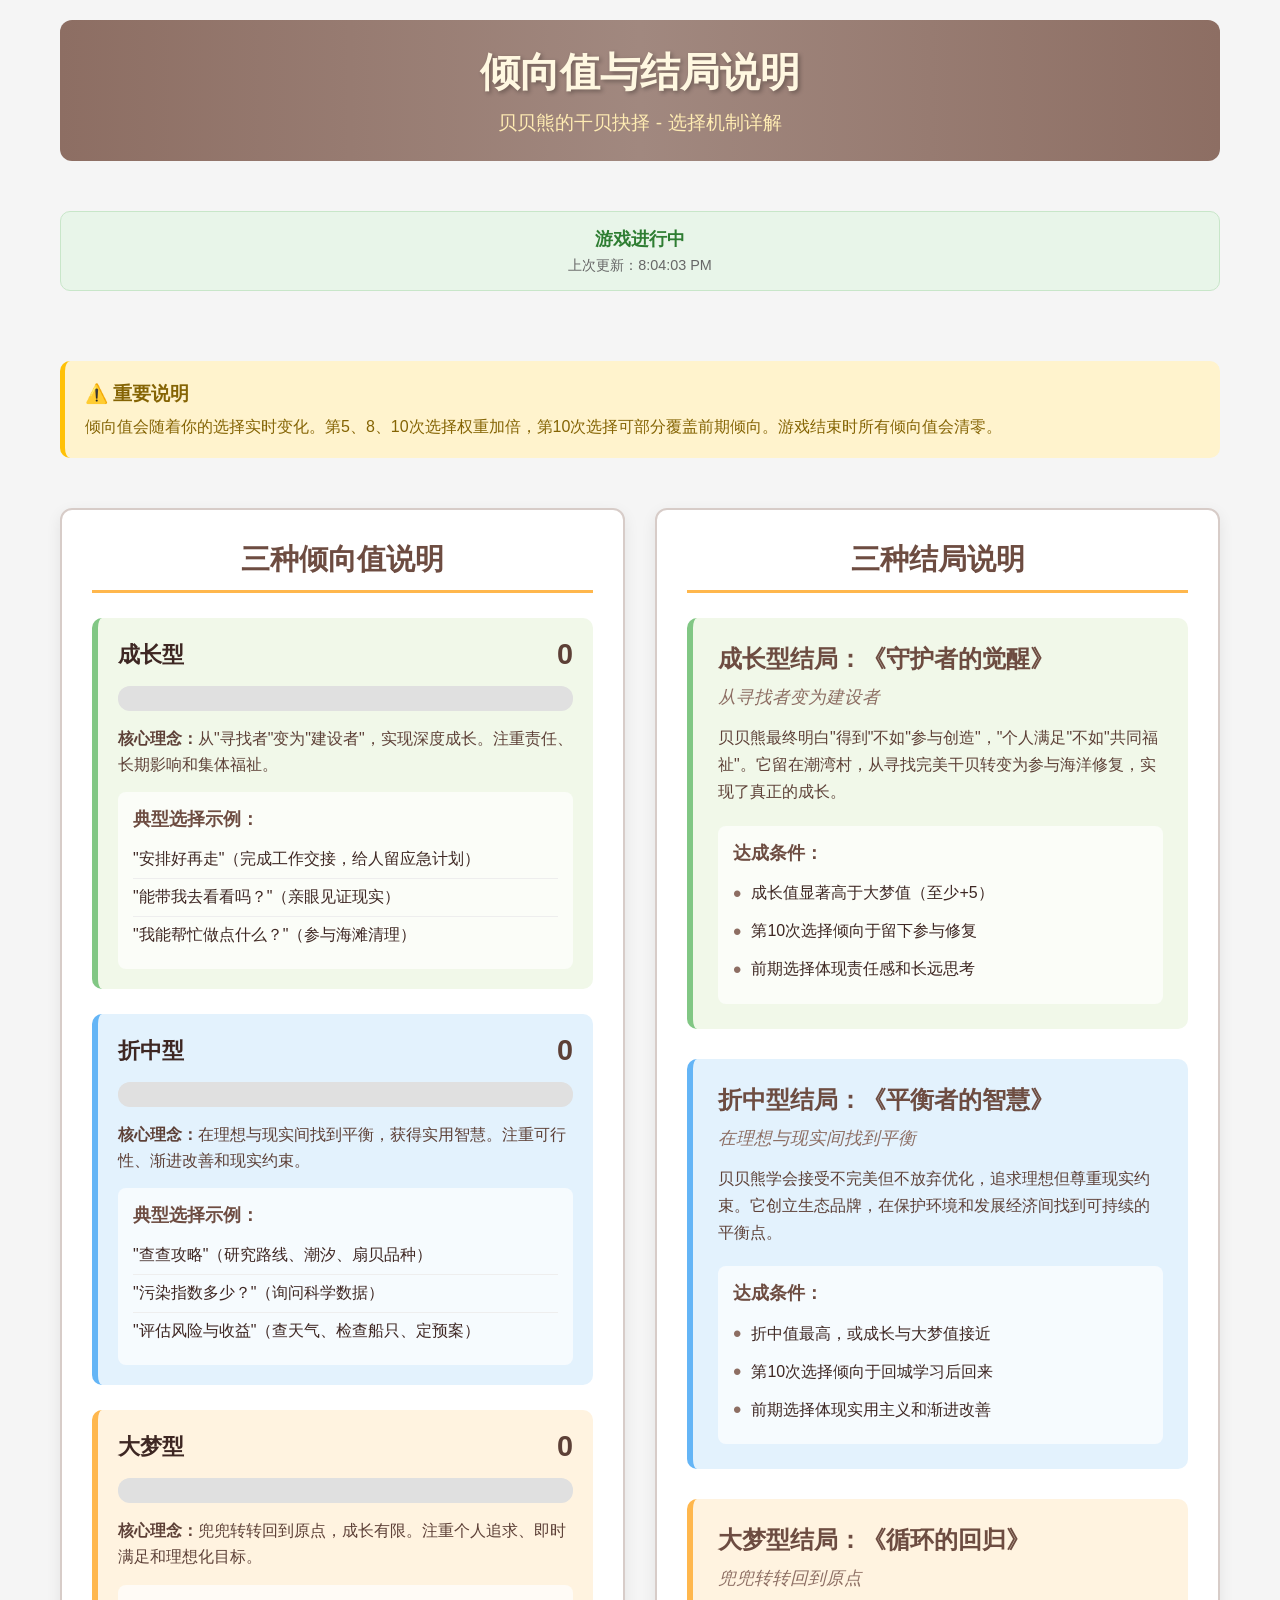
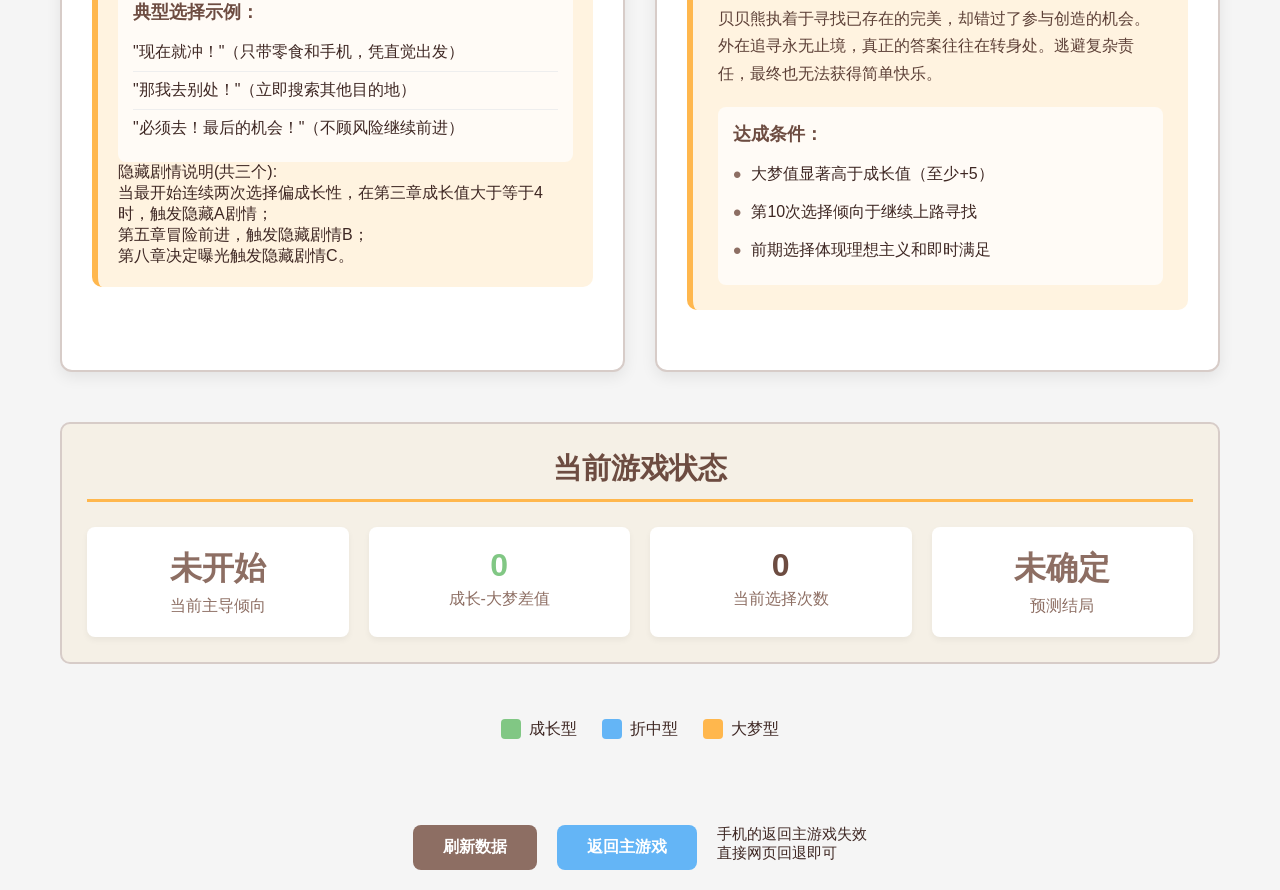
<file: tendency.html>
<!DOCTYPE html>
<html lang="zh-CN">
<head>
    <meta charset="UTF-8">
    <meta name="viewport" content="width=device-width, initial-scale=1.0">
    <title>倾向值与结局说明 - 贝贝熊的干贝抉择</title>
    <style>
        * {
            margin: 0;
            padding: 0;
            box-sizing: border-box;
            font-family: 'Microsoft YaHei', sans-serif;
        }
        
        body {
            background-color: #f5f5f5;
            color: #3e2723;
            padding: 20px;
            max-width: 1200px;
            margin: 0 auto;
        }
        
        .container {
            display: flex;
            flex-direction: column;
            gap: 30px;
        }
        
        .header {
            text-align: center;
            padding: 25px;
            background: linear-gradient(to right, #8d6e63, #a1887f, #8d6e63);
            border-radius: 12px;
            color: #fff8e1;
            margin-bottom: 20px;
        }
        
        .header h1 {
            font-size: 2.5rem;
            margin-bottom: 10px;
            text-shadow: 2px 2px 4px rgba(0, 0, 0, 0.3);
        }
        
        .header p {
            font-size: 1.2rem;
            color: #ffecb3;
        }
        
        .content-grid {
            display: grid;
            grid-template-columns: 1fr 1fr;
            gap: 30px;
        }
        
        @media (max-width: 900px) {
            .content-grid {
                grid-template-columns: 1fr;
            }
        }
        
        .tendency-section, .ending-section {
            background-color: white;
            border-radius: 12px;
            padding: 30px;
            box-shadow: 0 5px 15px rgba(0,0,0,0.08);
            border: 2px solid #d7ccc8;
        }
        
        .section-title {
            color: #6d4c41;
            font-size: 1.8rem;
            margin-bottom: 25px;
            padding-bottom: 10px;
            border-bottom: 3px solid #ffb74d;
            text-align: center;
        }
        
        .tendency-item {
            margin-bottom: 25px;
            padding: 20px;
            border-radius: 10px;
            border-left: 6px solid;
        }
        
        .tendency-item.growth {
            border-left-color: #81c784;
            background-color: #f1f8e9;
        }
        
        .tendency-item.balance {
            border-left-color: #64b5f6;
            background-color: #e3f2fd;
        }
        
        .tendency-item.dream {
            border-left-color: #ffb74d;
            background-color: #fff3e0;
        }
        
        .tendency-header {
            display: flex;
            justify-content: space-between;
            align-items: center;
            margin-bottom: 15px;
        }
        
        .tendency-name {
            font-size: 1.4rem;
            font-weight: bold;
        }
        
        .tendency-value {
            font-size: 1.8rem;
            font-weight: bold;
            color: #5d4037;
        }
        
        .tendency-bar {
            height: 25px;
            background-color: #e0e0e0;
            border-radius: 12px;
            overflow: hidden;
            margin: 15px 0;
            position: relative;
        }
        
        .tendency-fill {
            height: 100%;
            position: absolute;
            transition: width 0.8s ease;
        }
        
        .growth-fill {
            background-color: #81c784;
        }
        
        .balance-fill {
            background-color: #64b5f6;
        }
        
        .dream-fill {
            background-color: #ffb74d;
        }
        
        .tendency-description {
            line-height: 1.6;
            margin-bottom: 15px;
            color: #5d4037;
        }
        
        .choice-examples {
            background-color: rgba(255, 255, 255, 0.7);
            padding: 15px;
            border-radius: 8px;
            margin-top: 15px;
        }
        
        .choice-examples h4 {
            color: #6d4c41;
            margin-bottom: 10px;
            font-size: 1.1rem;
        }
        
        .example-item {
            padding: 8px 0;
            border-bottom: 1px solid #eee;
        }
        
        .example-item:last-child {
            border-bottom: none;
        }
        
        .ending-item {
            margin-bottom: 30px;
            padding: 25px;
            border-radius: 10px;
            border-left: 6px solid;
        }
        
        .ending-item.growth-ending {
            border-left-color: #81c784;
            background-color: #f1f8e9;
        }
        
        .ending-item.balance-ending {
            border-left-color: #64b5f6;
            background-color: #e3f2fd;
        }
        
        .ending-item.dream-ending {
            border-left-color: #ffb74d;
            background-color: #fff3e0;
        }
        
        .ending-title {
            font-size: 1.5rem;
            font-weight: bold;
            color: #6d4c41;
            margin-bottom: 10px;
        }
        
        .ending-subtitle {
            font-size: 1.1rem;
            color: #8d6e63;
            font-style: italic;
            margin-bottom: 15px;
        }
        
        .ending-description {
            line-height: 1.7;
            margin-bottom: 20px;
            color: #5d4037;
        }
        
        .condition-list {
            background-color: rgba(255, 255, 255, 0.7);
            padding: 15px;
            border-radius: 8px;
        }
        
        .condition-list h4 {
            color: #6d4c41;
            margin-bottom: 10px;
            font-size: 1.1rem;
        }
        
        .condition-item {
            padding: 5px 0;
            display: flex;
            align-items: center;
            gap: 10px;
        }
        
        .condition-item::before {
            content: "•";
            color: #8d6e63;
            font-size: 1.5rem;
        }
        
        .current-stats {
            background-color: #f5f0e6;
            padding: 25px;
            border-radius: 10px;
            margin-top: 20px;
            border: 2px solid #d7ccc8;
        }
        
        .stats-grid {
            display: grid;
            grid-template-columns: repeat(auto-fit, minmax(200px, 1fr));
            gap: 20px;
            margin-top: 15px;
        }
        
        .stat-box {
            background-color: white;
            padding: 20px;
            border-radius: 8px;
            text-align: center;
            box-shadow: 0 3px 6px rgba(0,0,0,0.05);
        }
        
        .stat-value {
            font-size: 2rem;
            font-weight: bold;
            color: #6d4c41;
            margin-bottom: 5px;
        }
        
        .stat-label {
            color: #8d6e63;
            font-size: 1rem;
        }
        
        .status-indicator {
            background-color: #e8f5e9;
            padding: 15px;
            border-radius: 10px;
            margin-bottom: 20px;
            text-align: center;
            border: 1px solid #c8e6c9;
        }
        
        .status-text {
            font-weight: bold;
            color: #2e7d32;
            font-size: 1.1rem;
        }
        
        .last-updated {
            color: #666;
            font-size: 0.9rem;
            margin-top: 5px;
        }
        
        .control-buttons {
            display: flex;
            justify-content: center;
            gap: 20px;
            margin-top: 30px;
        }
        
        .btn {
            padding: 12px 30px;
            border-radius: 8px;
            border: none;
            font-weight: bold;
            cursor: pointer;
            transition: all 0.3s;
            font-size: 1rem;
        }
        
        .refresh-btn {
            background-color: #8d6e63;
            color: white;
        }
        
        .refresh-btn:hover {
            background-color: #6d4c41;
            transform: translateY(-2px);
        }
        
        .back-btn {
            background-color: #64b5f6;
            color: white;
            text-decoration: none;
            display: inline-flex;
            align-items: center;
            justify-content: center;
        }
        
        .back-btn:hover {
            background-color: #2196f3;
            transform: translateY(-2px);
        }
        
        .game-ended {
            background-color: #ffebee;
            color: #c62828;
            padding: 20px;
            border-radius: 10px;
            margin-top: 20px;
            text-align: center;
            font-weight: bold;
            border: 2px solid #ef9a9a;
        }
        
        .legend {
            display: flex;
            justify-content: center;
            gap: 25px;
            margin: 25px 0;
            flex-wrap: wrap;
        }
        
        .legend-item {
            display: flex;
            align-items: center;
            gap: 8px;
        }
        
        .legend-color {
            width: 20px;
            height: 20px;
            border-radius: 4px;
        }
        
        .important-note {
            background-color: #fff3cd;
            color: #856404;
            padding: 20px;
            border-radius: 10px;
            margin: 20px 0;
            border-left: 5px solid #ffc107;
        }
        
        .important-note h3 {
            margin-bottom: 10px;
            color: #856404;
        }
    </style>
</head>
<body>
    <div class="container">
        <div class="header">
            <h1>倾向值与结局说明</h1>
            <p>贝贝熊的干贝抉择 - 选择机制详解</p>
        </div>
        
        <div class="status-indicator">
            <div class="status-text" id="statusText">正在读取游戏数据...</div>
            <div class="last-updated" id="lastUpdated">上次更新：--</div>
        </div>
        
        <div class="important-note">
            <h3>⚠️ 重要说明</h3>
            <p>倾向值会随着你的选择实时变化。第5、8、10次选择权重加倍，第10次选择可部分覆盖前期倾向。游戏结束时所有倾向值会清零。</p>
        </div>
        
        <div class="content-grid">
            <div class="tendency-section">
                <h2 class="section-title">三种倾向值说明</h2>
                
                <div class="tendency-item growth">
                    <div class="tendency-header">
                        <div class="tendency-name">成长型</div>
                        <div class="tendency-value" id="growthValue">0</div>
                    </div>
                    <div class="tendency-bar">
                        <div class="tendency-fill growth-fill" id="growthFill" style="width: 0%"></div>
                    </div>
                    <div class="tendency-description">
                        <strong>核心理念：</strong>从"寻找者"变为"建设者"，实现深度成长。注重责任、长期影响和集体福祉。
                    </div>
                    <div class="choice-examples">
                        <h4>典型选择示例：</h4>
                        <div class="example-item">"安排好再走"（完成工作交接，给人留应急计划）</div>
                        <div class="example-item">"能带我去看看吗？"（亲眼见证现实）</div>
                        <div class="example-item">"我能帮忙做点什么？"（参与海滩清理）</div>
                    </div>
                </div>
                
                <div class="tendency-item balance">
                    <div class="tendency-header">
                        <div class="tendency-name">折中型</div>
                        <div class="tendency-value" id="balanceValue">0</div>
                    </div>
                    <div class="tendency-bar">
                        <div class="tendency-fill balance-fill" id="balanceFill" style="width: 0%"></div>
                    </div>
                    <div class="tendency-description">
                        <strong>核心理念：</strong>在理想与现实间找到平衡，获得实用智慧。注重可行性、渐进改善和现实约束。
                    </div>
                    <div class="choice-examples">
                        <h4>典型选择示例：</h4>
                        <div class="example-item">"查查攻略"（研究路线、潮汐、扇贝品种）</div>
                        <div class="example-item">"污染指数多少？"（询问科学数据）</div>
                        <div class="example-item">"评估风险与收益"（查天气、检查船只、定预案）</div>
                    </div>
                </div>
                
                <div class="tendency-item dream">
                    <div class="tendency-header">
                        <div class="tendency-name">大梦型</div>
                        <div class="tendency-value" id="dreamValue">0</div>
                    </div>
                    <div class="tendency-bar">
                        <div class="tendency-fill dream-fill" id="dreamFill" style="width: 0%"></div>
                    </div>
                    <div class="tendency-description">
                        <strong>核心理念：</strong>兜兜转转回到原点，成长有限。注重个人追求、即时满足和理想化目标。
                    </div>
                    <div class="choice-examples">
                        <h4>典型选择示例：</h4>
                        <div class="example-item">"现在就冲！"（只带零食和手机，凭直觉出发）</div>
                        <div class="example-item">"那我去别处！"（立即搜索其他目的地）</div>
                        <div class="example-item">"必须去！最后的机会！"（不顾风险继续前进）</div>
                    </div>
      			<p>隐藏剧情说明(共三个):<br>当最开始连续两次选择偏成长性，在第三章成长值大于等于4时，触发隐藏A剧情；<br>第五章冒险前进，触发隐藏剧情B；<br>第八章决定曝光触发隐藏剧情C。</p>
                </div>
            </div>
            
            <div class="ending-section">
                <h2 class="section-title">三种结局说明</h2>
                
                <div class="ending-item growth-ending">
                    <div class="ending-title">成长型结局：《守护者的觉醒》</div>
                    <div class="ending-subtitle">从寻找者变为建设者</div>
                    <div class="ending-description">
                        贝贝熊最终明白"得到"不如"参与创造"，"个人满足"不如"共同福祉"。它留在潮湾村，从寻找完美干贝转变为参与海洋修复，实现了真正的成长。
                    </div>
                    <div class="condition-list">
                        <h4>达成条件：</h4>
                        <div class="condition-item">成长值显著高于大梦值（至少+5）</div>
                        <div class="condition-item">第10次选择倾向于留下参与修复</div>
                        <div class="condition-item">前期选择体现责任感和长远思考</div>
                    </div>
                </div>
                
                <div class="ending-item balance-ending">
                    <div class="ending-title">折中型结局：《平衡者的智慧》</div>
                    <div class="ending-subtitle">在理想与现实间找到平衡</div>
                    <div class="ending-description">
                        贝贝熊学会接受不完美但不放弃优化，追求理想但尊重现实约束。它创立生态品牌，在保护环境和发展经济间找到可持续的平衡点。
                    </div>
                    <div class="condition-list">
                        <h4>达成条件：</h4>
                        <div class="condition-item">折中值最高，或成长与大梦值接近</div>
                        <div class="condition-item">第10次选择倾向于回城学习后回来</div>
                        <div class="condition-item">前期选择体现实用主义和渐进改善</div>
                    </div>
                </div>
                
                <div class="ending-item dream-ending">
                    <div class="ending-title">大梦型结局：《循环的回归》</div>
                    <div class="ending-subtitle">兜兜转转回到原点</div>
                    <div class="ending-description">
                        贝贝熊执着于寻找已存在的完美，却错过了参与创造的机会。外在追寻永无止境，真正的答案往往在转身处。逃避复杂责任，最终也无法获得简单快乐。
                    </div>
                    <div class="condition-list">
                        <h4>达成条件：</h4>
                        <div class="condition-item">大梦值显著高于成长值（至少+5）</div>
                        <div class="condition-item">第10次选择倾向于继续上路寻找</div>
                        <div class="condition-item">前期选择体现理想主义和即时满足</div>
                    </div>
                </div>
            </div>
        </div>
        
        <div class="current-stats">
            <h3 class="section-title">当前游戏状态</h3>
            <div class="stats-grid">
                <div class="stat-box">
                    <div class="stat-value" id="dominantTendency">--</div>
                    <div class="stat-label">当前主导倾向</div>
                </div>
                <div class="stat-box">
                    <div class="stat-value" id="growthDreamDiff">0</div>
                    <div class="stat-label">成长-大梦差值</div>
                </div>
                <div class="stat-box">
                    <div class="stat-value" id="currentChoiceCount">0</div>
                    <div class="stat-label">当前选择次数</div>
                </div>
                <div class="stat-box">
                    <div class="stat-value" id="predictedEnding">--</div>
                    <div class="stat-label">预测结局</div>
                </div>
            </div>
        </div>
        
        <div class="legend">
            <div class="legend-item">
                <div class="legend-color" style="background-color: #81c784"></div>
                <span>成长型</span>
            </div>
            <div class="legend-item">
                <div class="legend-color" style="background-color: #64b5f6"></div>
                <span>折中型</span>
            </div>
            <div class="legend-item">
                <div class="legend-color" style="background-color: #ffb74d"></div>
                <span>大梦型</span>
            </div>
        </div>
        
        <div id="gameEndedWarning" class="game-ended" style="display: none;">
            <h3>⚠️ 游戏已结束</h3>
            <p>游戏已结束，倾向值已清零。请返回主游戏重新开始新的冒险。</p>
        </div>
        
        <div class="control-buttons">
            <button class="btn refresh-btn" id="refreshBtn">刷新数据</button>
	    <a href="javascript:window.close();" class="btn back-btn">返回主游戏</a>
            <p style="font-size:15px">手机的返回主游戏失效<br>直接网页回退即可</p>
        </div>
    </div>

    <script>
        // DOM元素
        const growthValue = document.getElementById('growthValue');
        const balanceValue = document.getElementById('balanceValue');
        const dreamValue = document.getElementById('dreamValue');
        const growthFill = document.getElementById('growthFill');
        const balanceFill = document.getElementById('balanceFill');
        const dreamFill = document.getElementById('dreamFill');
        const dominantTendency = document.getElementById('dominantTendency');
        const growthDreamDiff = document.getElementById('growthDreamDiff');
        const currentChoiceCount = document.getElementById('currentChoiceCount');
        const predictedEnding = document.getElementById('predictedEnding');
        const statusText = document.getElementById('statusText');
        const lastUpdated = document.getElementById('lastUpdated');
        const refreshBtn = document.getElementById('refreshBtn');
        const gameEndedWarning = document.getElementById('gameEndedWarning');
        
        // 倾向值数据
        let tendencyData = {
            growth: 0,
            balance: 0,
            dream: 0,
            currentChoice: 0,
            choices: [],
            lastUpdated: null
        };
        
        // 从localStorage读取数据
        function loadTendencyData() {
            try {
                const saved = localStorage.getItem('beibei_tendency');
                if (saved) {
                    tendencyData = JSON.parse(saved);
                    return true;
                }
            } catch (e) {
                console.log("无法读取localStorage:", e);
            }
            return false;
        }
        
        // 更新显示
        function updateDisplay() {
            // 检查游戏是否已结束（localStorage被清空）
            const hasData = localStorage.getItem('beibei_tendency');
            
            if (!hasData) {
                tendencyData = {
                    growth: 0,
                    balance: 0,
                    dream: 0,
                    currentChoice: 0,
                    choices: [],
                    lastUpdated: null
                };
                
                statusText.textContent = "游戏已结束或未开始";
                statusText.style.color = "#c62828";
                gameEndedWarning.style.display = 'block';
            } else {
                statusText.textContent = "游戏进行中";
                statusText.style.color = "#2e7d32";
                gameEndedWarning.style.display = 'none';
            }
            
            // 更新数值
            growthValue.textContent = tendencyData.growth;
            balanceValue.textContent = tendencyData.balance;
            dreamValue.textContent = tendencyData.dream;
            
            // 计算最大值
            const maxValue = Math.max(tendencyData.growth, tendencyData.balance, tendencyData.dream, 1);
            
            // 更新进度条
            growthFill.style.width = `${(tendencyData.growth / maxValue) * 100}%`;
            balanceFill.style.width = `${(tendencyData.balance / maxValue) * 100}%`;
            dreamFill.style.width = `${(tendencyData.dream / maxValue) * 100}%`;
            
            // 确定主导倾向
            let dominant = "未确定";
            let dominantColor = "#8d6e63";
            
            if (tendencyData.growth > tendencyData.balance && tendencyData.growth > tendencyData.dream) {
                dominant = "成长型";
                dominantColor = "#81c784";
            } else if (tendencyData.dream > tendencyData.growth && tendencyData.dream > tendencyData.balance) {
                dominant = "大梦型";
                dominantColor = "#ffb74d";
            } else if (tendencyData.balance > tendencyData.growth && tendencyData.balance > tendencyData.dream) {
                dominant = "折中型";
                dominantColor = "#64b5f6";
            } else if (tendencyData.growth === 0 && tendencyData.balance === 0 && tendencyData.dream === 0) {
                dominant = "未开始";
            } else {
                dominant = "平衡中";
            }
            
            dominantTendency.textContent = dominant;
            dominantTendency.style.color = dominantColor;
            
            // 计算成长/大梦差值
            const diff = tendencyData.growth - tendencyData.dream;
            growthDreamDiff.textContent = diff;
            growthDreamDiff.style.color = diff >= 0 ? "#81c784" : "#ffb74d";
            
            // 更新选择次数
            currentChoiceCount.textContent = tendencyData.currentChoice || 0;
            
            // 预测最终结局
            let ending = "未确定";
            let endingColor = "#8d6e63";
            
            if (tendencyData.growth >= tendencyData.dream + 5) {
                ending = "成长型";
                endingColor = "#81c784";
            } else if (tendencyData.dream >= tendencyData.growth + 5) {
                ending = "大梦型";
                endingColor = "#ffb74d";
            } else if (tendencyData.balance > tendencyData.growth && tendencyData.balance > tendencyData.dream) {
                ending = "折中型";
                endingColor = "#64b5f6";
            } else if (tendencyData.growth > 0 || tendencyData.balance > 0 || tendencyData.dream > 0) {
                ending = "平衡型";
                endingColor = "#64b5f6";
            }
            
            predictedEnding.textContent = ending;
            predictedEnding.style.color = endingColor;
            
            // 更新最后更新时间
            if (tendencyData.lastUpdated) {
                const date = new Date(tendencyData.lastUpdated);
                lastUpdated.textContent = `上次更新：${date.toLocaleTimeString()}`;
            } else {
                lastUpdated.textContent = "上次更新：--";
            }
        }
        
        // 刷新数据
        function refreshData() {
            loadTendencyData();
            updateDisplay();
        }
        
        // 初始加载和显示
        refreshData();
        
        // 添加刷新按钮事件
        refreshBtn.addEventListener('click', refreshData);
        
        // 自动刷新（每2秒）
        setInterval(refreshData, 2000);
        
        // 页面可见性变化时刷新
        document.addEventListener('visibilitychange', function() {
            if (!document.hidden) {
                refreshData();
            }
        });
    </script>
</body>
</html>
</file>
